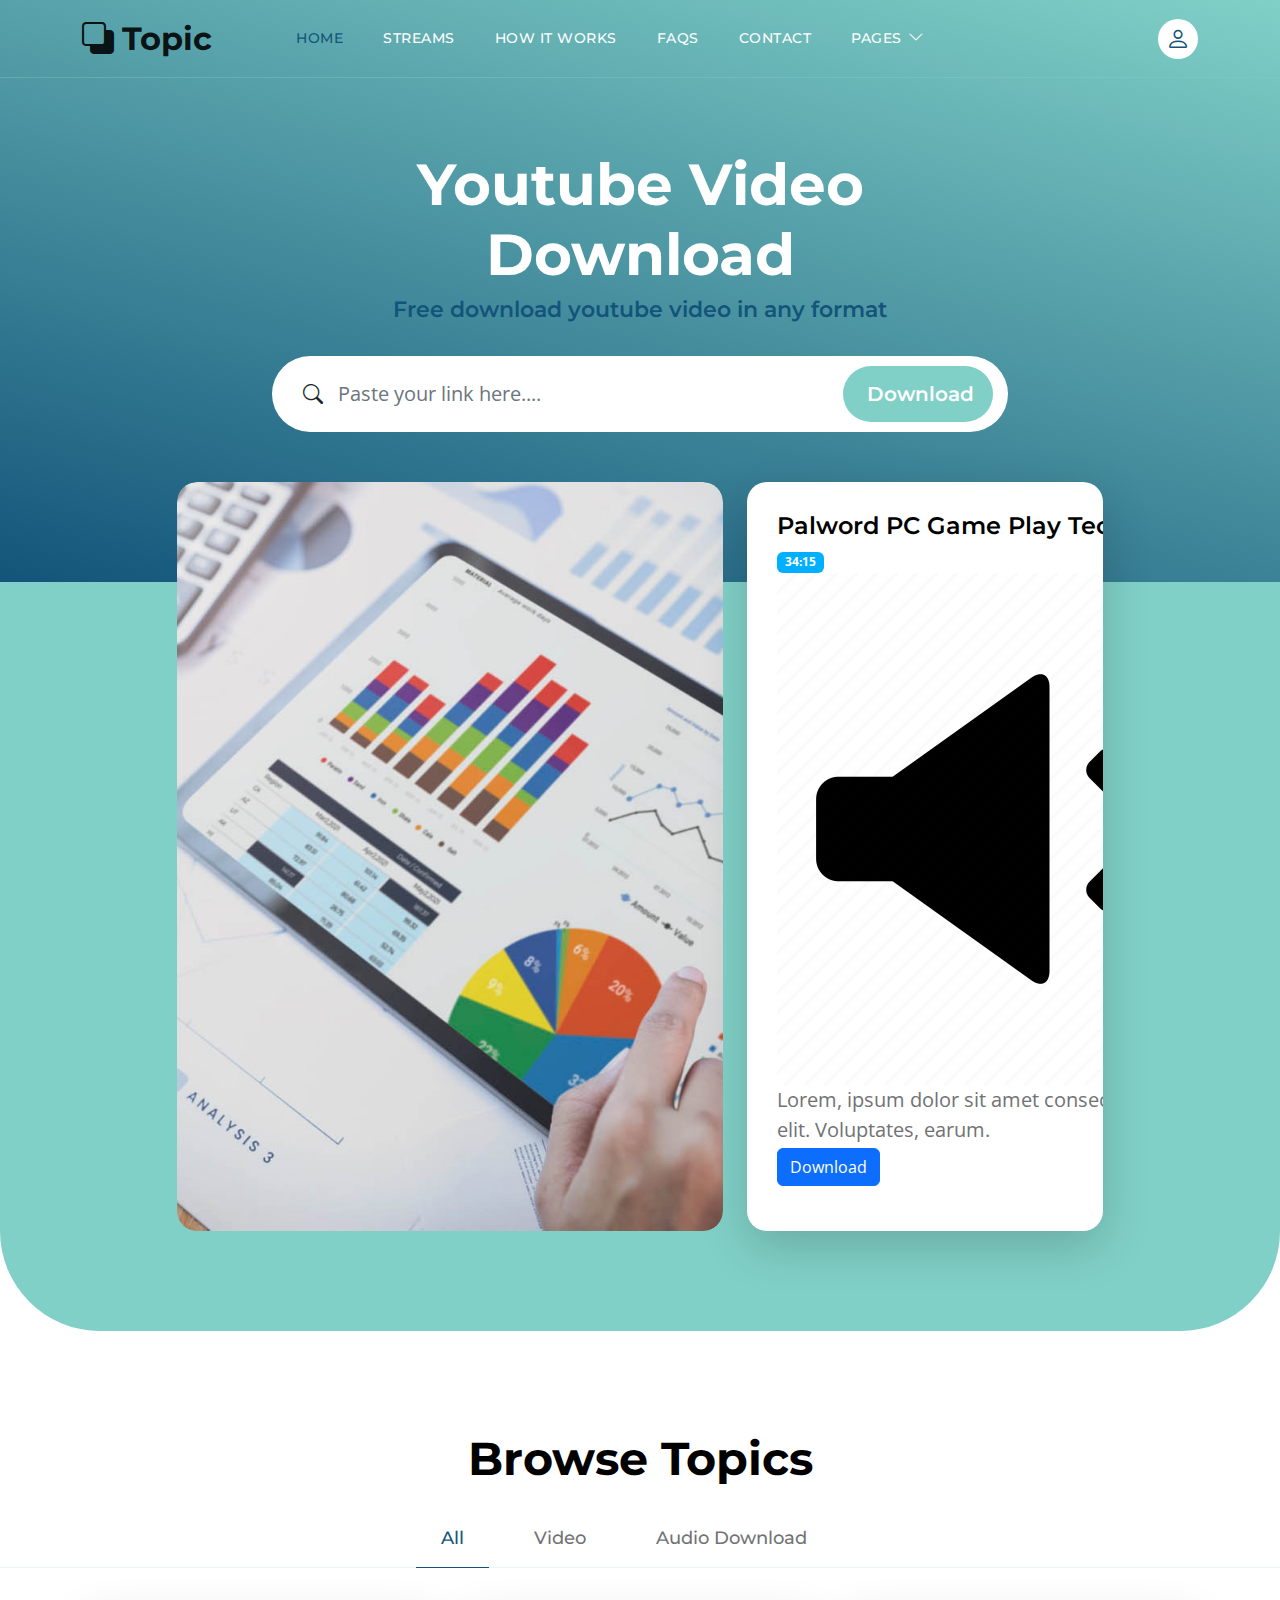
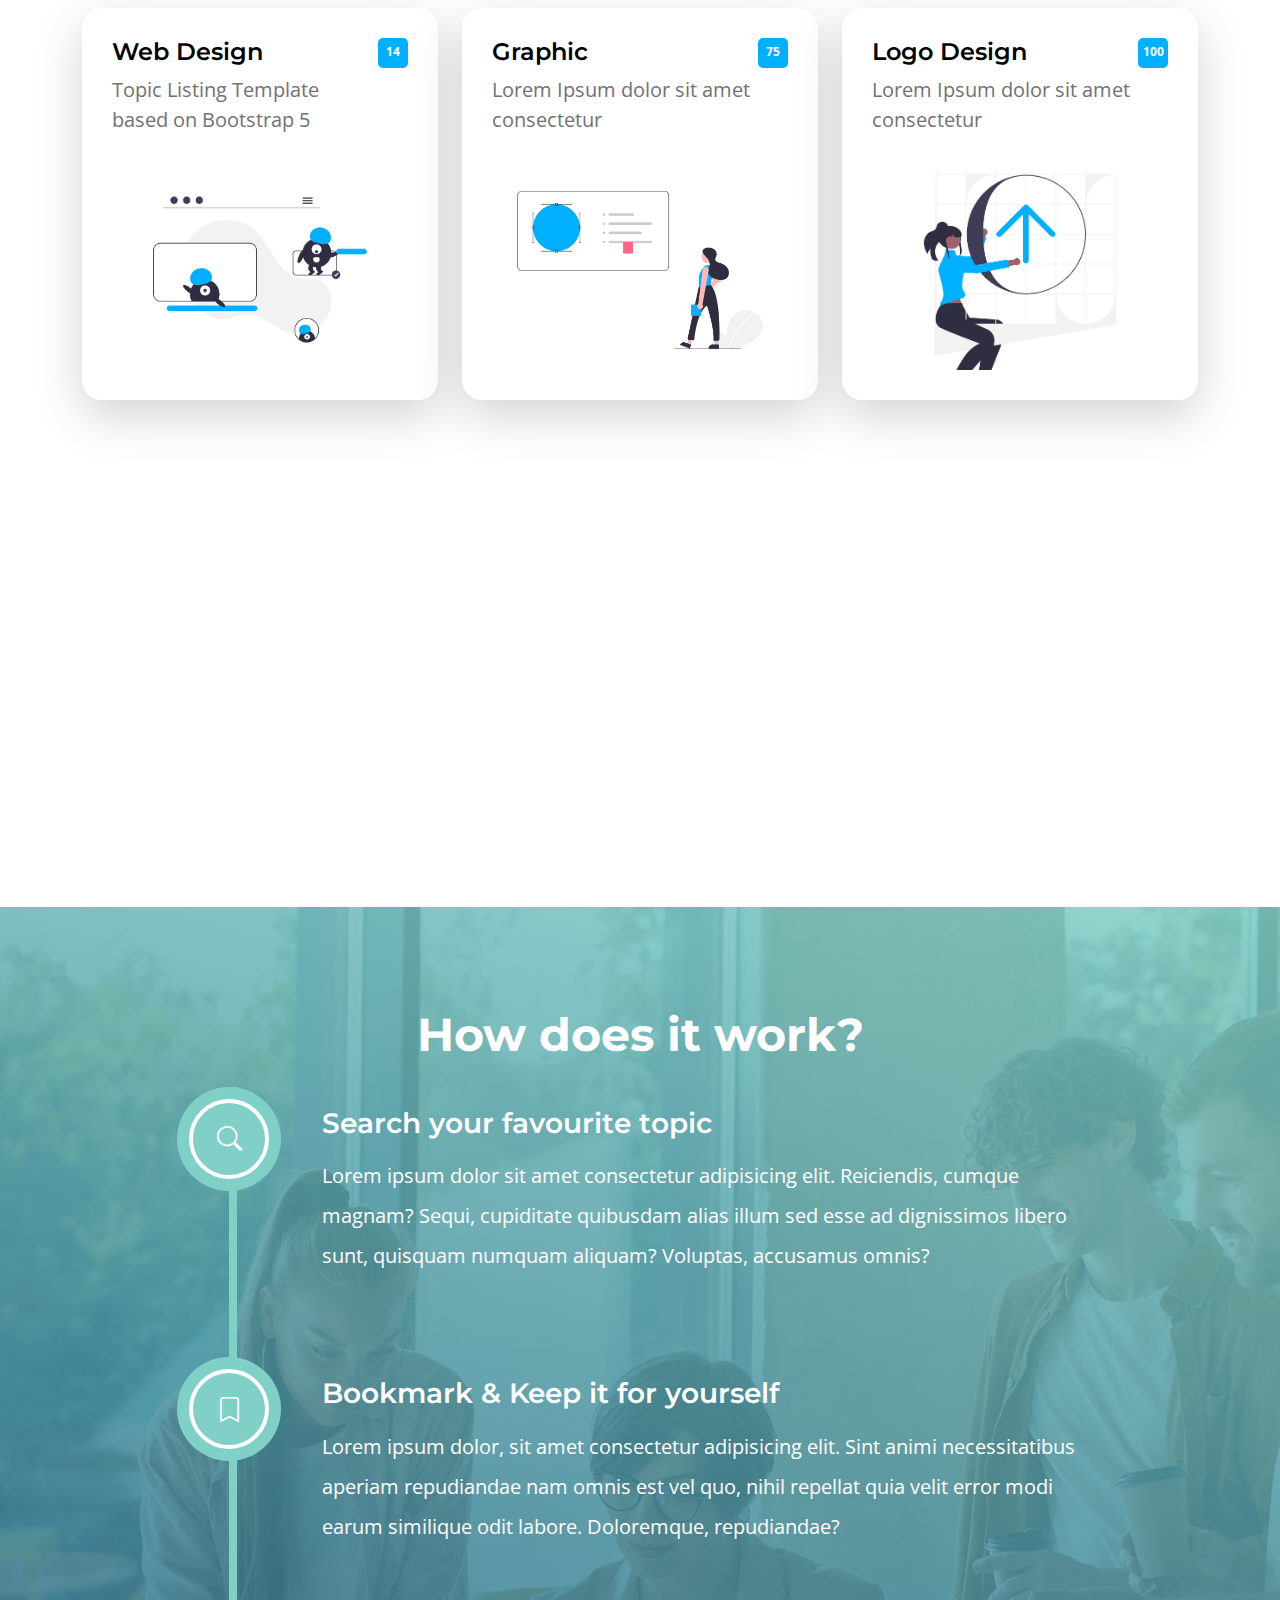
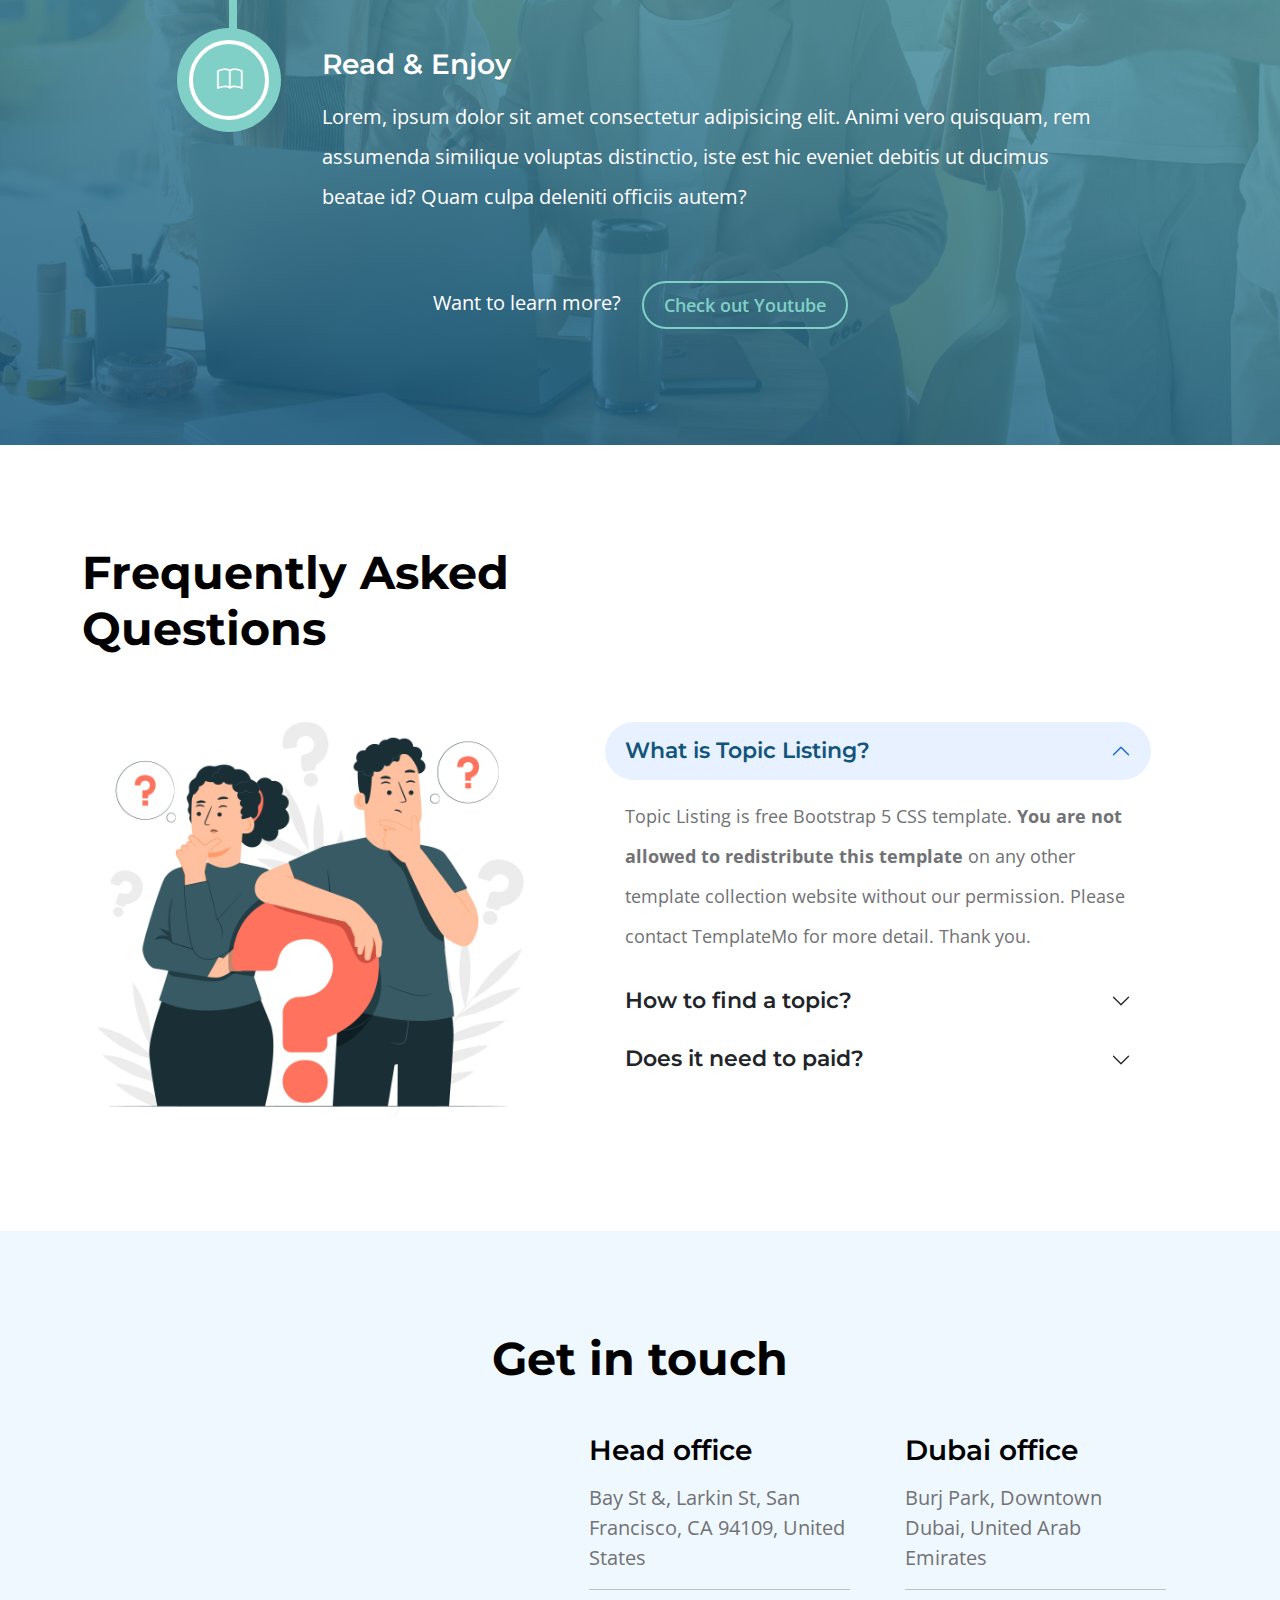
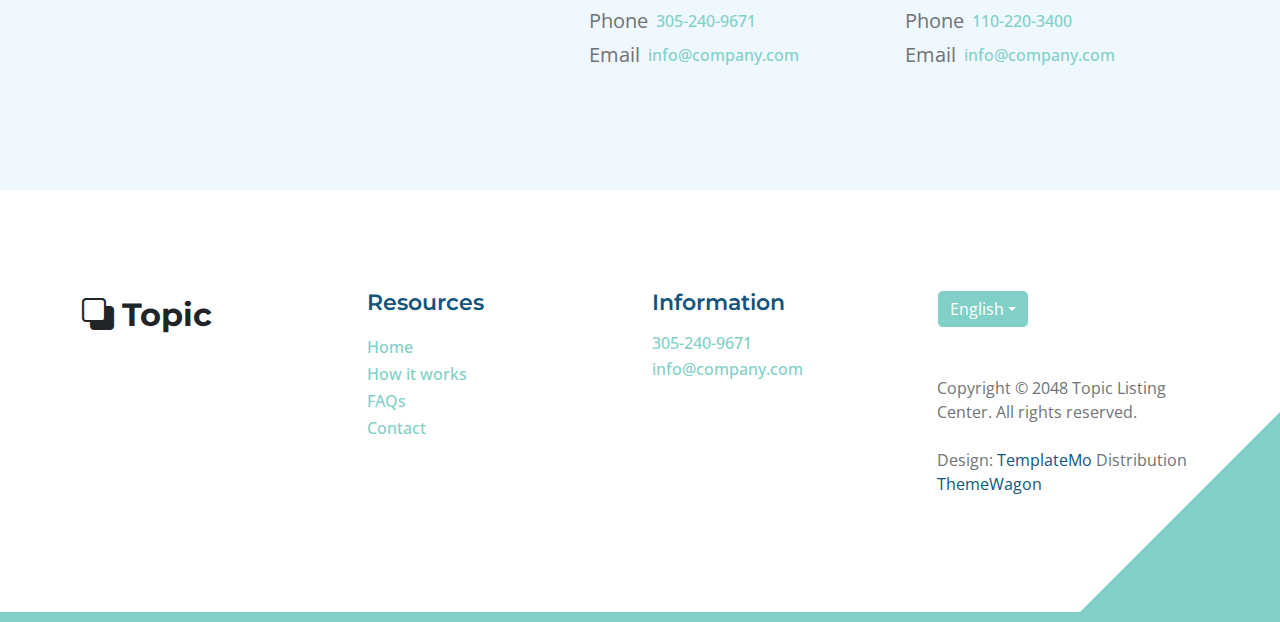
<file: theme/TopicListing-1.0.0/index.html>
<!doctype html>
<html lang="en">

<head>
    <meta charset="utf-8">
    <meta name="viewport" content="width=device-width, initial-scale=1">

    <meta name="description" content="">
    <meta name="author" content="">

    <title>Topic Listing Bootstrap 5 Template</title>

    <!-- CSS FILES -->
    <link rel="preconnect" href="https://fonts.googleapis.com">

    <link rel="preconnect" href="https://fonts.gstatic.com" crossorigin>

    <link href="https://fonts.googleapis.com/css2?family=Montserrat:wght@500;600;700&family=Open+Sans&display=swap"
        rel="stylesheet">

    <link href="css/bootstrap.min.css" rel="stylesheet">

    <link href="css/bootstrap-icons.css" rel="stylesheet">

    <link href="css/templatemo-topic-listing.css" rel="stylesheet">
</head>

<body id="top">

    <main>

        <nav class="navbar navbar-expand-lg">
            <div class="container">
                <a class="navbar-brand" href="index.html">
                    <i class="bi-back"></i>
                    <span>Topic</span>
                </a>

                <div class="d-lg-none ms-auto me-4">
                    <a href="#top" class="navbar-icon bi-person smoothscroll"></a>
                </div>

                <button class="navbar-toggler" type="button" data-bs-toggle="collapse" data-bs-target="#navbarNav"
                    aria-controls="navbarNav" aria-expanded="false" aria-label="Toggle navigation">
                    <span class="navbar-toggler-icon"></span>
                </button>

                <div class="collapse navbar-collapse" id="navbarNav">
                    <ul class="navbar-nav ms-lg-5 me-lg-auto">
                        <li class="nav-item">
                            <a class="nav-link click-scroll" href="#section_1">Home</a>
                        </li>

                        <li class="nav-item">
                            <a class="nav-link click-scroll" href="#section_2">Streams</a>
                        </li>

                        <li class="nav-item">
                            <a class="nav-link click-scroll" href="#section_3">How it works</a>
                        </li>

                        <li class="nav-item">
                            <a class="nav-link click-scroll" href="#section_4">FAQs</a>
                        </li>

                        <li class="nav-item">
                            <a class="nav-link click-scroll" href="#section_5">Contact</a>
                        </li>

                        <li class="nav-item dropdown">
                            <a class="nav-link dropdown-toggle" href="#" id="navbarLightDropdownMenuLink" role="button"
                                data-bs-toggle="dropdown" aria-expanded="false">Pages</a>

                            <ul class="dropdown-menu dropdown-menu-light" aria-labelledby="navbarLightDropdownMenuLink">
                                <li><a class="dropdown-item" href="topics-listing.html">Topics Listing</a></li>

                                <li><a class="dropdown-item" href="contact.html">Contact Form</a></li>
                            </ul>
                        </li>
                    </ul>

                    <div class="d-none d-lg-block">
                        <a href="#top" class="navbar-icon bi-person smoothscroll"></a>
                    </div>
                </div>
            </div>
        </nav>

        <section class="hero-section d-flex justify-content-center align-items-center" id="section_1">
            <div class="container">
                <div class="row">

                    <div class="col-lg-8 col-12 mx-auto">
                        <h1 class="text-white text-center">Youtube Video Download</h1>

                        <h6 class="text-center">Free download youtube video in any format</h6>

                        <form method="get" class="custom-form mt-4 pt-2 mb-lg-0 mb-5" role="search">
                            <div class="input-group input-group-lg">
                                <span class="input-group-text bi-search" id="basic-addon1">

                                </span>

                                <input name="keyword" type="search" class="form-control" id="keyword"
                                    placeholder="Paste your link here...." aria-label="Search">

                                <button type="submit" class="form-control">Download</button>
                            </div>
                        </form>
                    </div>

                </div>
            </div>
        </section>

        <section class="featured-section">
            <div class="container">
                <div class="row justify-content-center">


                    <div class="col-lg-6 col-12">
                        <div class="custom-block custom-block-overlay">
                            <div class="d-flex flex-column h-100">
                                <img src="images/businesswoman-using-tablet-analysis.jpg"
                                    class="custom-block-image img-fluid" alt="">
                            </div>
                        </div>
                    </div>
                    <div class="col-lg-4 col-12 mb-4 mb-lg-0">
                        <div class="custom-block bg-white shadow-lg">

                            <div class="d-flex">
                                <div>
                                    <h5 class="mb-2">Palword PC Game Play Techno Gammers</h5>
                                    <span class="badge bg-design">34:15</span>
                                    <img src="images/no_audio.webp" alt="" srcset="">
                                    <p class="mb-0">Lorem, ipsum dolor sit amet consectetur adipisicing elit. Voluptates, earum.</p>
                                </div>

                            </div>
                            <div style="display: ruby-text; margin-top:10px">

                                <button type="submit" class="btn btn-primary flex margin-top ">Download</button>

                            </div>
                        </div>
                    </div>

                </div>
            </div>
        </section>

        <section class="explore-section section-padding" id="section_2">
            <div class="container">

                <div class="col-12 text-center">
                    <h2 class="mb-4">Browse Topics</h1>
                </div>

            </div>
            </div>

            <div class="container-fluid">
                <div class="row">
                    <ul class="nav nav-tabs" id="myTab" role="tablist">
                        <li class="nav-item" role="presentation">
                            <button class="nav-link active" id="design-tab" data-bs-toggle="tab"
                                data-bs-target="#design-tab-pane" type="button" role="tab"
                                aria-controls="design-tab-pane" aria-selected="true">All</button>
                        </li>

                        <li class="nav-item" role="presentation">
                            <button class="nav-link" id="marketing-tab" data-bs-toggle="tab"
                                data-bs-target="#marketing-tab-pane" type="button" role="tab"
                                aria-controls="marketing-tab-pane" aria-selected="false">Video</button>
                        </li>

                        <li class="nav-item" role="presentation">
                            <button class="nav-link" id="music-tab" data-bs-toggle="tab"
                                data-bs-target="#music-tab-pane" type="button" role="tab" aria-controls="music-tab-pane"
                                aria-selected="false">Audio Download</button>
                        </li>

                    </ul>
                </div>
            </div>

            <div class="container">
                <div class="row">

                    <div class="col-12">
                        <div class="tab-content" id="myTabContent">
                            <div class="tab-pane fade show active" id="design-tab-pane" role="tabpanel"
                                aria-labelledby="design-tab" tabindex="0">
                                <div class="row">
                                    <div class="col-lg-4 col-md-6 col-12 mb-4 mb-lg-0">
                                        <div class="custom-block bg-white shadow-lg">
                                            <a href="topics-detail.html">
                                                <div class="d-flex">
                                                    <div>
                                                        <h5 class="mb-2">Web Design</h5>

                                                        <p class="mb-0">Topic Listing Template based on Bootstrap 5</p>
                                                    </div>

                                                    <span class="badge bg-design rounded-pill ms-auto">14</span>
                                                </div>

                                                <img src="images/topics/undraw_Remote_design_team_re_urdx.png"
                                                    class="custom-block-image img-fluid" alt="">
                                            </a>
                                        </div>
                                    </div>

                                    <div class="col-lg-4 col-md-6 col-12 mb-4 mb-lg-0">
                                        <div class="custom-block bg-white shadow-lg">
                                            <a href="topics-detail.html">
                                                <div class="d-flex">
                                                    <div>
                                                        <h5 class="mb-2">Graphic</h5>

                                                        <p class="mb-0">Lorem Ipsum dolor sit amet consectetur</p>
                                                    </div>

                                                    <span class="badge bg-design rounded-pill ms-auto">75</span>
                                                </div>

                                                <img src="images/topics/undraw_Redesign_feedback_re_jvm0.png"
                                                    class="custom-block-image img-fluid" alt="">
                                            </a>
                                        </div>
                                    </div>

                                    <div class="col-lg-4 col-md-6 col-12">
                                        <div class="custom-block bg-white shadow-lg">
                                            <a href="topics-detail.html">
                                                <div class="d-flex">
                                                    <div>
                                                        <h5 class="mb-2">Logo Design</h5>

                                                        <p class="mb-0">Lorem Ipsum dolor sit amet consectetur</p>
                                                    </div>

                                                    <span class="badge bg-design rounded-pill ms-auto">100</span>
                                                </div>

                                                <img src="images/topics/colleagues-working-cozy-office-medium-shot.png"
                                                    class="custom-block-image img-fluid" alt="">
                                            </a>
                                        </div>
                                    </div>
                                </div>
                            </div>

                            <div class="tab-pane fade" id="marketing-tab-pane" role="tabpanel"
                                aria-labelledby="marketing-tab" tabindex="0">
                                <div class="row">
                                    <div class="col-lg-4 col-md-6 col-12 mb-4 mb-lg-3">
                                        <div class="custom-block bg-white shadow-lg">
                                            <a href="topics-detail.html">
                                                <div class="d-flex">
                                                    <div>
                                                        <h5 class="mb-2">Advertising</h5>

                                                        <p class="mb-0">Lorem Ipsum dolor sit amet consectetur</p>
                                                    </div>

                                                    <span class="badge bg-advertising rounded-pill ms-auto">30</span>
                                                </div>

                                                <img src="images/topics/undraw_online_ad_re_ol62.png"
                                                    class="custom-block-image img-fluid" alt="">
                                            </a>
                                        </div>
                                    </div>

                                    <div class="col-lg-4 col-md-6 col-12 mb-4 mb-lg-3">
                                        <div class="custom-block bg-white shadow-lg">
                                            <a href="topics-detail.html">
                                                <div class="d-flex">
                                                    <div>
                                                        <h5 class="mb-2">Video Content</h5>

                                                        <p class="mb-0">Lorem Ipsum dolor sit amet consectetur</p>
                                                    </div>

                                                    <span class="badge bg-advertising rounded-pill ms-auto">65</span>
                                                </div>

                                                <img src="images/topics/undraw_Group_video_re_btu7.png"
                                                    class="custom-block-image img-fluid" alt="">
                                            </a>
                                        </div>
                                    </div>

                                    <div class="col-lg-4 col-md-6 col-12">
                                        <div class="custom-block bg-white shadow-lg">
                                            <a href="topics-detail.html">
                                                <div class="d-flex">
                                                    <div>
                                                        <h5 class="mb-2">Viral Tweet</h5>

                                                        <p class="mb-0">Lorem Ipsum dolor sit amet consectetur</p>
                                                    </div>

                                                    <span class="badge bg-advertising rounded-pill ms-auto">50</span>
                                                </div>

                                                <img src="images/topics/undraw_viral_tweet_gndb.png"
                                                    class="custom-block-image img-fluid" alt="">
                                            </a>
                                        </div>
                                    </div>
                                </div>
                            </div>


                        </div>

                        <div class="tab-pane fade" id="music-tab-pane" role="tabpanel" aria-labelledby="music-tab"
                            tabindex="0">
                            <div class="row">
                                <div class="col-lg-4 col-md-6 col-12 mb-4 mb-lg-3">
                                    <div class="custom-block bg-white shadow-lg">
                                        <a href="topics-detail.html">
                                            <div class="d-flex">
                                                <div>
                                                    <h5 class="mb-2">Composing Song</h5>

                                                    <p class="mb-0">Lorem Ipsum dolor sit amet consectetur</p>
                                                </div>

                                                <span class="badge bg-music rounded-pill ms-auto">45</span>
                                            </div>

                                            <img src="images/topics/undraw_Compose_music_re_wpiw.png"
                                                class="custom-block-image img-fluid" alt="">
                                        </a>
                                    </div>
                                </div>

                                <div class="col-lg-4 col-md-6 col-12 mb-4 mb-lg-3">
                                    <div class="custom-block bg-white shadow-lg">
                                        <a href="topics-detail.html">
                                            <div class="d-flex">
                                                <div>
                                                    <h5 class="mb-2">Online Music</h5>

                                                    <p class="mb-0">Lorem Ipsum dolor sit amet consectetur</p>
                                                </div>

                                                <span class="badge bg-music rounded-pill ms-auto">45</span>
                                            </div>

                                            <img src="images/topics/undraw_happy_music_g6wc.png"
                                                class="custom-block-image img-fluid" alt="">
                                        </a>
                                    </div>
                                </div>

                                <div class="col-lg-4 col-md-6 col-12">
                                    <div class="custom-block bg-white shadow-lg">
                                        <a href="topics-detail.html">
                                            <div class="d-flex">
                                                <div>
                                                    <h5 class="mb-2">Podcast</h5>

                                                    <p class="mb-0">Lorem Ipsum dolor sit amet consectetur</p>
                                                </div>

                                                <span class="badge bg-music rounded-pill ms-auto">20</span>
                                            </div>

                                            <img src="images/topics/undraw_Podcast_audience_re_4i5q.png"
                                                class="custom-block-image img-fluid" alt="">
                                        </a>
                                    </div>
                                </div>
                            </div>
                        </div>
                    </div>
                </div>
            </div>
        </section>

        <section class="timeline-section section-padding" id="section_3">
            <div class="section-overlay"></div>

            <div class="container">
                <div class="row">

                    <div class="col-12 text-center">
                        <h2 class="text-white mb-4">How does it work?</h1>
                    </div>

                    <div class="col-lg-10 col-12 mx-auto">
                        <div class="timeline-container">
                            <ul class="vertical-scrollable-timeline" id="vertical-scrollable-timeline">
                                <div class="list-progress">
                                    <div class="inner"></div>
                                </div>

                                <li>
                                    <h4 class="text-white mb-3">Search your favourite topic</h4>

                                    <p class="text-white">Lorem ipsum dolor sit amet consectetur adipisicing elit.
                                        Reiciendis, cumque magnam? Sequi, cupiditate quibusdam alias illum sed esse ad
                                        dignissimos libero sunt, quisquam numquam aliquam? Voluptas, accusamus omnis?
                                    </p>

                                    <div class="icon-holder">
                                        <i class="bi-search"></i>
                                    </div>
                                </li>

                                <li>
                                    <h4 class="text-white mb-3">Bookmark &amp; Keep it for yourself</h4>

                                    <p class="text-white">Lorem ipsum dolor, sit amet consectetur adipisicing elit. Sint
                                        animi necessitatibus aperiam repudiandae nam omnis est vel quo, nihil repellat
                                        quia velit error modi earum similique odit labore. Doloremque, repudiandae?</p>

                                    <div class="icon-holder">
                                        <i class="bi-bookmark"></i>
                                    </div>
                                </li>

                                <li>
                                    <h4 class="text-white mb-3">Read &amp; Enjoy</h4>

                                    <p class="text-white">Lorem, ipsum dolor sit amet consectetur adipisicing elit.
                                        Animi vero quisquam, rem assumenda similique voluptas distinctio, iste est hic
                                        eveniet debitis ut ducimus beatae id? Quam culpa deleniti officiis autem?</p>

                                    <div class="icon-holder">
                                        <i class="bi-book"></i>
                                    </div>
                                </li>
                            </ul>
                        </div>
                    </div>

                    <div class="col-12 text-center mt-5">
                        <p class="text-white">
                            Want to learn more?
                            <a href="#" class="btn custom-btn custom-border-btn ms-3">Check out Youtube</a>
                        </p>
                    </div>
                </div>
            </div>
        </section>

        <section class="faq-section section-padding" id="section_4">
            <div class="container">
                <div class="row">

                    <div class="col-lg-6 col-12">
                        <h2 class="mb-4">Frequently Asked Questions</h2>
                    </div>

                    <div class="clearfix"></div>

                    <div class="col-lg-5 col-12">
                        <img src="images/faq_graphic.jpg" class="img-fluid" alt="FAQs">
                    </div>

                    <div class="col-lg-6 col-12 m-auto">
                        <div class="accordion" id="accordionExample">
                            <div class="accordion-item">
                                <h2 class="accordion-header" id="headingOne">
                                    <button class="accordion-button" type="button" data-bs-toggle="collapse"
                                        data-bs-target="#collapseOne" aria-expanded="true" aria-controls="collapseOne">
                                        What is Topic Listing?
                                    </button>
                                </h2>

                                <div id="collapseOne" class="accordion-collapse collapse show"
                                    aria-labelledby="headingOne" data-bs-parent="#accordionExample">
                                    <div class="accordion-body">
                                        Topic Listing is free Bootstrap 5 CSS template. <strong>You are not allowed to
                                            redistribute this template</strong> on any other template collection website
                                        without our permission. Please contact TemplateMo for more detail. Thank you.
                                    </div>
                                </div>
                            </div>

                            <div class="accordion-item">
                                <h2 class="accordion-header" id="headingTwo">
                                    <button class="accordion-button collapsed" type="button" data-bs-toggle="collapse"
                                        data-bs-target="#collapseTwo" aria-expanded="false" aria-controls="collapseTwo">
                                        How to find a topic?
                                    </button>
                                </h2>

                                <div id="collapseTwo" class="accordion-collapse collapse" aria-labelledby="headingTwo"
                                    data-bs-parent="#accordionExample">
                                    <div class="accordion-body">
                                        You can search on Google with <strong>keywords</strong> such as templatemo
                                        portfolio, templatemo one-page layouts, photography, digital marketing, etc.
                                    </div>
                                </div>
                            </div>

                            <div class="accordion-item">
                                <h2 class="accordion-header" id="headingThree">
                                    <button class="accordion-button collapsed" type="button" data-bs-toggle="collapse"
                                        data-bs-target="#collapseThree" aria-expanded="false"
                                        aria-controls="collapseThree">
                                        Does it need to paid?
                                    </button>
                                </h2>

                                <div id="collapseThree" class="accordion-collapse collapse"
                                    aria-labelledby="headingThree" data-bs-parent="#accordionExample">
                                    <div class="accordion-body">
                                        You can modify any of this with custom CSS or overriding our default variables.
                                        It's also worth noting that just about any HTML can go within the
                                        <code>.accordion-body</code>, though the transition does limit overflow.
                                    </div>
                                </div>
                            </div>
                        </div>
                    </div>

                </div>
            </div>
        </section>

        <section class="contact-section section-padding section-bg" id="section_5">
            <div class="container">
                <div class="row">

                    <div class="col-lg-12 col-12 text-center">
                        <h2 class="mb-5">Get in touch</h2>
                    </div>

                    <div class="col-lg-5 col-12 mb-4 mb-lg-0">
                        <iframe class="google-map"
                            src="https://www.google.com/maps/embed?pb=!1m18!1m12!1m3!1d2595.065641062665!2d-122.4230416990949!3d37.80335401520422!2m3!1f0!2f0!3f0!3m2!1i1024!2i768!4f13.1!3m3!1m2!1s0x80858127459fabad%3A0x808ba520e5e9edb7!2sFrancisco%20Park!5e1!3m2!1sen!2sth!4v1684340239744!5m2!1sen!2sth"
                            width="100%" height="250" style="border:0;" allowfullscreen="" loading="lazy"
                            referrerpolicy="no-referrer-when-downgrade"></iframe>
                    </div>

                    <div class="col-lg-3 col-md-6 col-12 mb-3 mb-lg- mb-md-0 ms-auto">
                        <h4 class="mb-3">Head office</h4>

                        <p>Bay St &amp;, Larkin St, San Francisco, CA 94109, United States</p>

                        <hr>

                        <p class="d-flex align-items-center mb-1">
                            <span class="me-2">Phone</span>

                            <a href="tel: 305-240-9671" class="site-footer-link">
                                305-240-9671
                            </a>
                        </p>

                        <p class="d-flex align-items-center">
                            <span class="me-2">Email</span>

                            <a href="mailto:info@company.com" class="site-footer-link">
                                info@company.com
                            </a>
                        </p>
                    </div>

                    <div class="col-lg-3 col-md-6 col-12 mx-auto">
                        <h4 class="mb-3">Dubai office</h4>

                        <p>Burj Park, Downtown Dubai, United Arab Emirates</p>

                        <hr>

                        <p class="d-flex align-items-center mb-1">
                            <span class="me-2">Phone</span>

                            <a href="tel: 110-220-3400" class="site-footer-link">
                                110-220-3400
                            </a>
                        </p>

                        <p class="d-flex align-items-center">
                            <span class="me-2">Email</span>

                            <a href="mailto:info@company.com" class="site-footer-link">
                                info@company.com
                            </a>
                        </p>
                    </div>

                </div>
            </div>
        </section>
    </main>

    <footer class="site-footer section-padding">
        <div class="container">
            <div class="row">

                <div class="col-lg-3 col-12 mb-4 pb-2">
                    <a class="navbar-brand mb-2" href="index.html">
                        <i class="bi-back"></i>
                        <span>Topic</span>
                    </a>
                </div>

                <div class="col-lg-3 col-md-4 col-6">
                    <h6 class="site-footer-title mb-3">Resources</h6>

                    <ul class="site-footer-links">
                        <li class="site-footer-link-item">
                            <a href="#" class="site-footer-link">Home</a>
                        </li>

                        <li class="site-footer-link-item">
                            <a href="#" class="site-footer-link">How it works</a>
                        </li>

                        <li class="site-footer-link-item">
                            <a href="#" class="site-footer-link">FAQs</a>
                        </li>

                        <li class="site-footer-link-item">
                            <a href="#" class="site-footer-link">Contact</a>
                        </li>
                    </ul>
                </div>

                <div class="col-lg-3 col-md-4 col-6 mb-4 mb-lg-0">
                    <h6 class="site-footer-title mb-3">Information</h6>

                    <p class="text-white d-flex mb-1">
                        <a href="tel: 305-240-9671" class="site-footer-link">
                            305-240-9671
                        </a>
                    </p>

                    <p class="text-white d-flex">
                        <a href="mailto:info@company.com" class="site-footer-link">
                            info@company.com
                        </a>
                    </p>
                </div>

                <div class="col-lg-3 col-md-4 col-12 mt-4 mt-lg-0 ms-auto">
                    <div class="dropdown">
                        <button class="btn btn-secondary dropdown-toggle" type="button" data-bs-toggle="dropdown"
                            aria-expanded="false">
                            English</button>

                        <ul class="dropdown-menu">
                            <li><button class="dropdown-item" type="button">Thai</button></li>

                            <li><button class="dropdown-item" type="button">Myanmar</button></li>

                            <li><button class="dropdown-item" type="button">Arabic</button></li>
                        </ul>
                    </div>

                    <p class="copyright-text mt-lg-5 mt-4">Copyright © 2048 Topic Listing Center. All rights reserved.
                        <br><br>Design: <a rel="nofollow" href="https://templatemo.com" target="_blank">TemplateMo</a>
                        Distribution <a href="https://themewagon.com">ThemeWagon</a>
                    </p>

                </div>

            </div>
        </div>
    </footer>


    <!-- JAVASCRIPT FILES -->
    <script src="js/jquery.min.js"></script>
    <script src="js/bootstrap.bundle.min.js"></script>
    <script src="js/jquery.sticky.js"></script>
    <script src="js/click-scroll.js"></script>
    <script src="js/custom.js"></script>

</body>

</html>
</file>
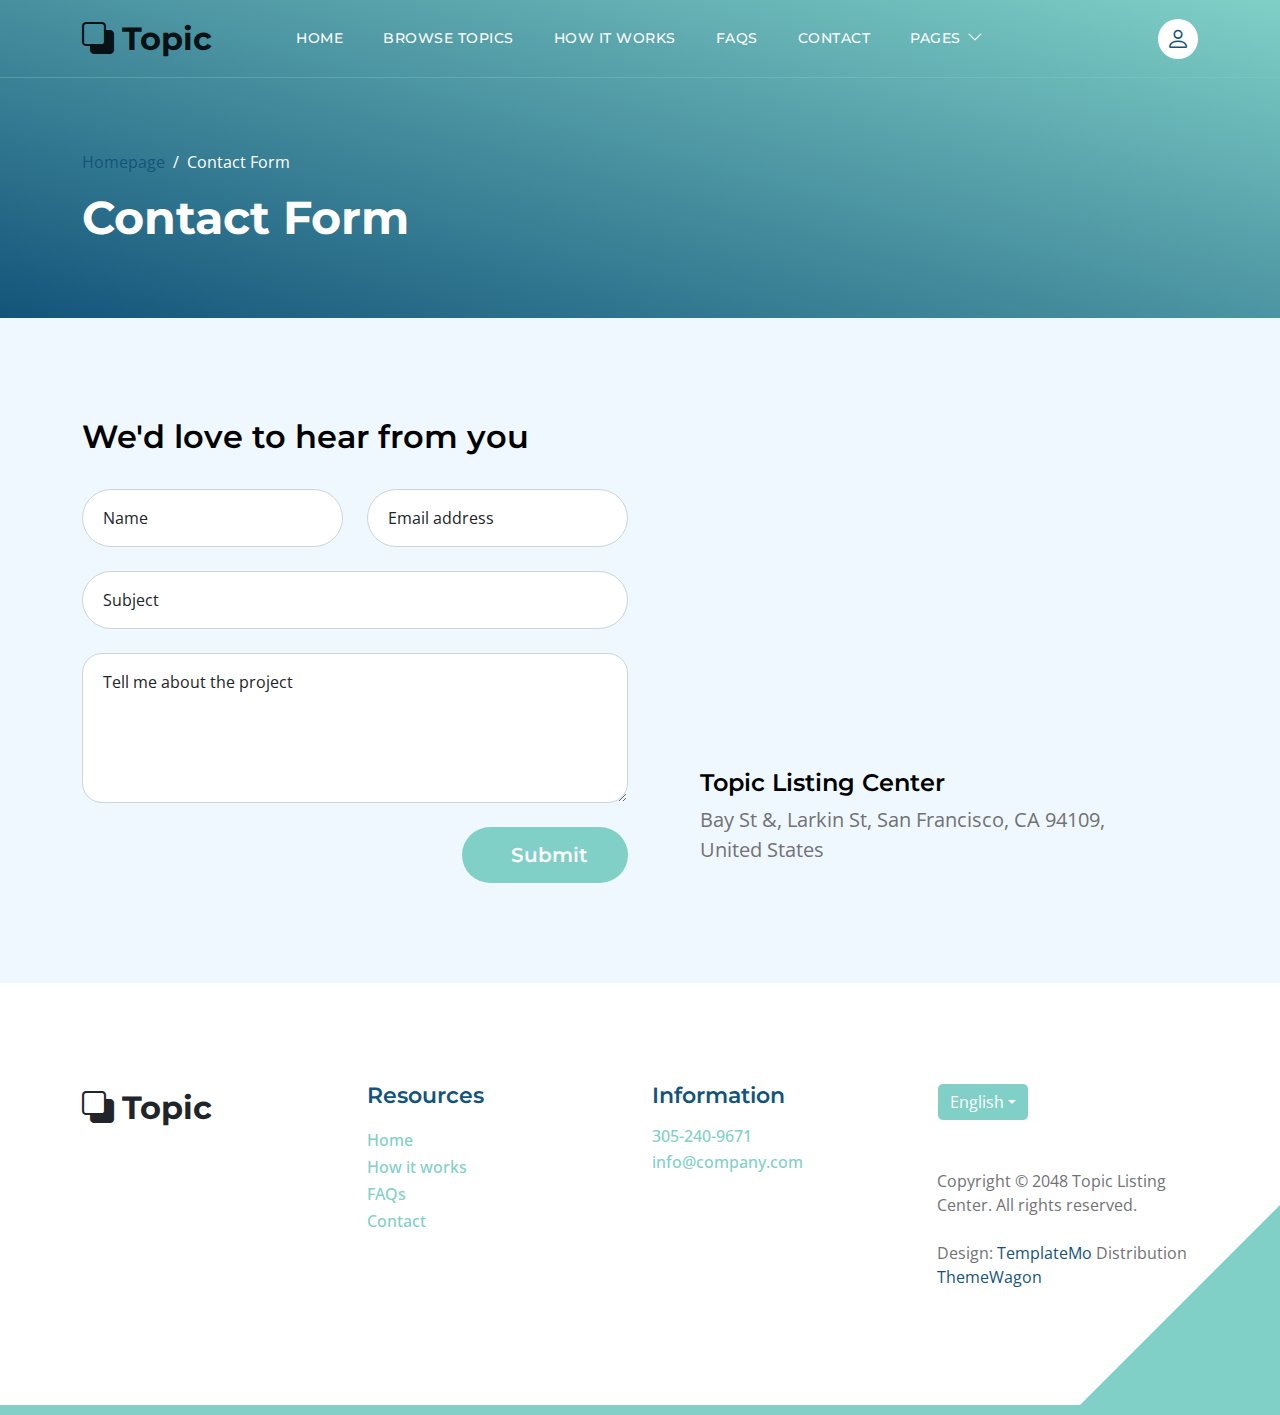
<file: theme/TopicListing-1.0.0/contact.html>
<!doctype html>
<html lang="en">
    <head>
        <meta charset="utf-8">
        <meta name="viewport" content="width=device-width, initial-scale=1">

        <meta name="description" content="">
        <meta name="author" content="">

        <title>Topic Listing Contact Page</title>

        <!-- CSS FILES -->        
        <link rel="preconnect" href="https://fonts.googleapis.com">
        
        <link rel="preconnect" href="https://fonts.gstatic.com" crossorigin>

        <link href="https://fonts.googleapis.com/css2?family=Montserrat:wght@500;600;700&family=Open+Sans&display=swap" rel="stylesheet">
                        
        <link href="css/bootstrap.min.css" rel="stylesheet">

        <link href="css/bootstrap-icons.css" rel="stylesheet">

        <link href="css/templatemo-topic-listing.css" rel="stylesheet">
<!--

TemplateMo 590 topic listing

https://templatemo.com/tm-590-topic-listing

-->
    </head>
    
    <body class="topics-listing-page" id="top">

        <main>

            <nav class="navbar navbar-expand-lg">
                <div class="container">
                    <a class="navbar-brand" href="index.html">
                        <i class="bi-back"></i>
                        <span>Topic</span>
                    </a>

                    <div class="d-lg-none ms-auto me-4">
                        <a href="#top" class="navbar-icon bi-person smoothscroll"></a>
                    </div>
    
                    <button class="navbar-toggler" type="button" data-bs-toggle="collapse" data-bs-target="#navbarNav" aria-controls="navbarNav" aria-expanded="false" aria-label="Toggle navigation">
                        <span class="navbar-toggler-icon"></span>
                    </button>
    
                    <div class="collapse navbar-collapse" id="navbarNav">
                        <ul class="navbar-nav ms-lg-5 me-lg-auto">
                            <li class="nav-item">
                                <a class="nav-link click-scroll" href="index.html#section_1">Home</a>
                            </li>

                            <li class="nav-item">
                                <a class="nav-link click-scroll" href="index.html#section_2">Browse Topics</a>
                            </li>
    
                            <li class="nav-item">
                                <a class="nav-link click-scroll" href="index.html#section_3">How it works</a>
                            </li>

                            <li class="nav-item">
                                <a class="nav-link click-scroll" href="index.html#section_4">FAQs</a>
                            </li>
    
                            <li class="nav-item">
                                <a class="nav-link click-scroll" href="index.html#section_5">Contact</a>
                            </li>

                            <li class="nav-item dropdown">
                                <a class="nav-link dropdown-toggle" href="#section_5" id="navbarLightDropdownMenuLink" role="button" data-bs-toggle="dropdown" aria-expanded="false">Pages</a>

                                <ul class="dropdown-menu dropdown-menu-light" aria-labelledby="navbarLightDropdownMenuLink">
                                    <li><a class="dropdown-item" href="topics-listing.html">Topics Listing</a></li>

                                    <li><a class="dropdown-item active" href="contact.html">Contact Form</a></li>
                                </ul>
                            </li>
                        </ul>

                        <div class="d-none d-lg-block">
                            <a href="#top" class="navbar-icon bi-person smoothscroll"></a>
                        </div>
                    </div>
                </div>
            </nav>


            <header class="site-header d-flex flex-column justify-content-center align-items-center">
                <div class="container">
                    <div class="row align-items-center">

                        <div class="col-lg-5 col-12">
                            <nav aria-label="breadcrumb">
                                <ol class="breadcrumb">
                                    <li class="breadcrumb-item"><a href="index.html">Homepage</a></li>

                                    <li class="breadcrumb-item active" aria-current="page">Contact Form</li>
                                </ol>
                            </nav>

                            <h2 class="text-white">Contact Form</h2>
                        </div>

                    </div>
                </div>
            </header>


            <section class="section-padding section-bg">
                <div class="container">
                    <div class="row">

                        <div class="col-lg-12 col-12">
                            <h3 class="mb-4 pb-2">We'd love to hear from you</h3>
                        </div>

                        <div class="col-lg-6 col-12">
                            <form action="#" method="post" class="custom-form contact-form" role="form">
                                <div class="row">
                                    <div class="col-lg-6 col-md-6 col-12">
                                        <div class="form-floating">
                                            <input type="text" name="name" id="name" class="form-control" placeholder="Name" required="">
                                            
                                            <label for="floatingInput">Name</label>
                                        </div>
                                    </div>

                                    <div class="col-lg-6 col-md-6 col-12"> 
                                        <div class="form-floating">
                                            <input type="email" name="email" id="email" pattern="[^ @]*@[^ @]*" class="form-control" placeholder="Email address" required="">
                                            
                                            <label for="floatingInput">Email address</label>
                                        </div>
                                    </div>

                                    <div class="col-lg-12 col-12">
                                        <div class="form-floating">
                                            <input type="text" name="subject" id="name" class="form-control" placeholder="Name" required="">
                                            
                                            <label for="floatingInput">Subject</label>
                                        </div>

                                        <div class="form-floating">
                                            <textarea class="form-control" id="message" name="message" placeholder="Tell me about the project"></textarea>
                                            
                                            <label for="floatingTextarea">Tell me about the project</label>
                                        </div>
                                    </div>

                                    <div class="col-lg-4 col-12 ms-auto">
                                        <button type="submit" class="form-control">Submit</button>
                                    </div>

                                </div>
                            </form>
                        </div>

                        <div class="col-lg-5 col-12 mx-auto mt-5 mt-lg-0">
                            <iframe class="google-map" src="https://www.google.com/maps/embed?pb=!1m18!1m12!1m3!1d2595.065641062665!2d-122.4230416990949!3d37.80335401520422!2m3!1f0!2f0!3f0!3m2!1i1024!2i768!4f13.1!3m3!1m2!1s0x80858127459fabad%3A0x808ba520e5e9edb7!2sFrancisco%20Park!5e1!3m2!1sen!2sth!4v1684340239744!5m2!1sen!2sth" width="100%" height="250" style="border:0;" allowfullscreen="" loading="lazy" referrerpolicy="no-referrer-when-downgrade"></iframe>

                            <h5 class="mt-4 mb-2">Topic Listing Center</h5>

                            <p>Bay St &amp;, Larkin St, San Francisco, CA 94109, United States</p>
                        </div>

                    </div>
                </div>
            </section>
        </main>

        <footer class="site-footer section-padding">
            <div class="container">
                <div class="row">

                    <div class="col-lg-3 col-12 mb-4 pb-2">
                        <a class="navbar-brand mb-2" href="index.html">
                            <i class="bi-back"></i>
                            <span>Topic</span>
                        </a>
                    </div>

                    <div class="col-lg-3 col-md-4 col-6">
                        <h6 class="site-footer-title mb-3">Resources</h6>

                        <ul class="site-footer-links">
                            <li class="site-footer-link-item">
                                <a href="#" class="site-footer-link">Home</a>
                            </li>

                            <li class="site-footer-link-item">
                                <a href="#" class="site-footer-link">How it works</a>
                            </li>

                            <li class="site-footer-link-item">
                                <a href="#" class="site-footer-link">FAQs</a>
                            </li>

                            <li class="site-footer-link-item">
                                <a href="#" class="site-footer-link">Contact</a>
                            </li>
                        </ul>
                    </div>

                    <div class="col-lg-3 col-md-4 col-6 mb-4 mb-lg-0">
                        <h6 class="site-footer-title mb-3">Information</h6>

                        <p class="text-white d-flex mb-1">
                            <a href="tel: 305-240-9671" class="site-footer-link">
                                305-240-9671
                            </a>
                        </p>

                        <p class="text-white d-flex">
                            <a href="mailto:info@company.com" class="site-footer-link">
                                info@company.com
                            </a>
                        </p>
                    </div>

                    <div class="col-lg-3 col-md-4 col-12 mt-4 mt-lg-0 ms-auto">
                        <div class="dropdown">
                            <button class="btn btn-secondary dropdown-toggle" type="button" data-bs-toggle="dropdown" aria-expanded="false">
                            English</button>

                            <ul class="dropdown-menu">
                                <li><button class="dropdown-item" type="button">Thai</button></li>

                                <li><button class="dropdown-item" type="button">Myanmar</button></li>

                                <li><button class="dropdown-item" type="button">Arabic</button></li>
                            </ul>
                        </div>

                        <p class="copyright-text mt-lg-5 mt-4">Copyright © 2048 Topic Listing Center. All rights reserved.
                        <br><br>Design: <a rel="nofollow" href="https://templatemo.com" target="_blank">TemplateMo</a> Distribution <a href="https://themewagon.com">ThemeWagon</a></p>
                        
                    </div>

                </div>
            </div>
        </footer>

        <!-- JAVASCRIPT FILES -->
        <script src="js/jquery.min.js"></script>
        <script src="js/bootstrap.bundle.min.js"></script>
        <script src="js/jquery.sticky.js"></script>
        <script src="js/custom.js"></script>

    </body>
</html>
</file>
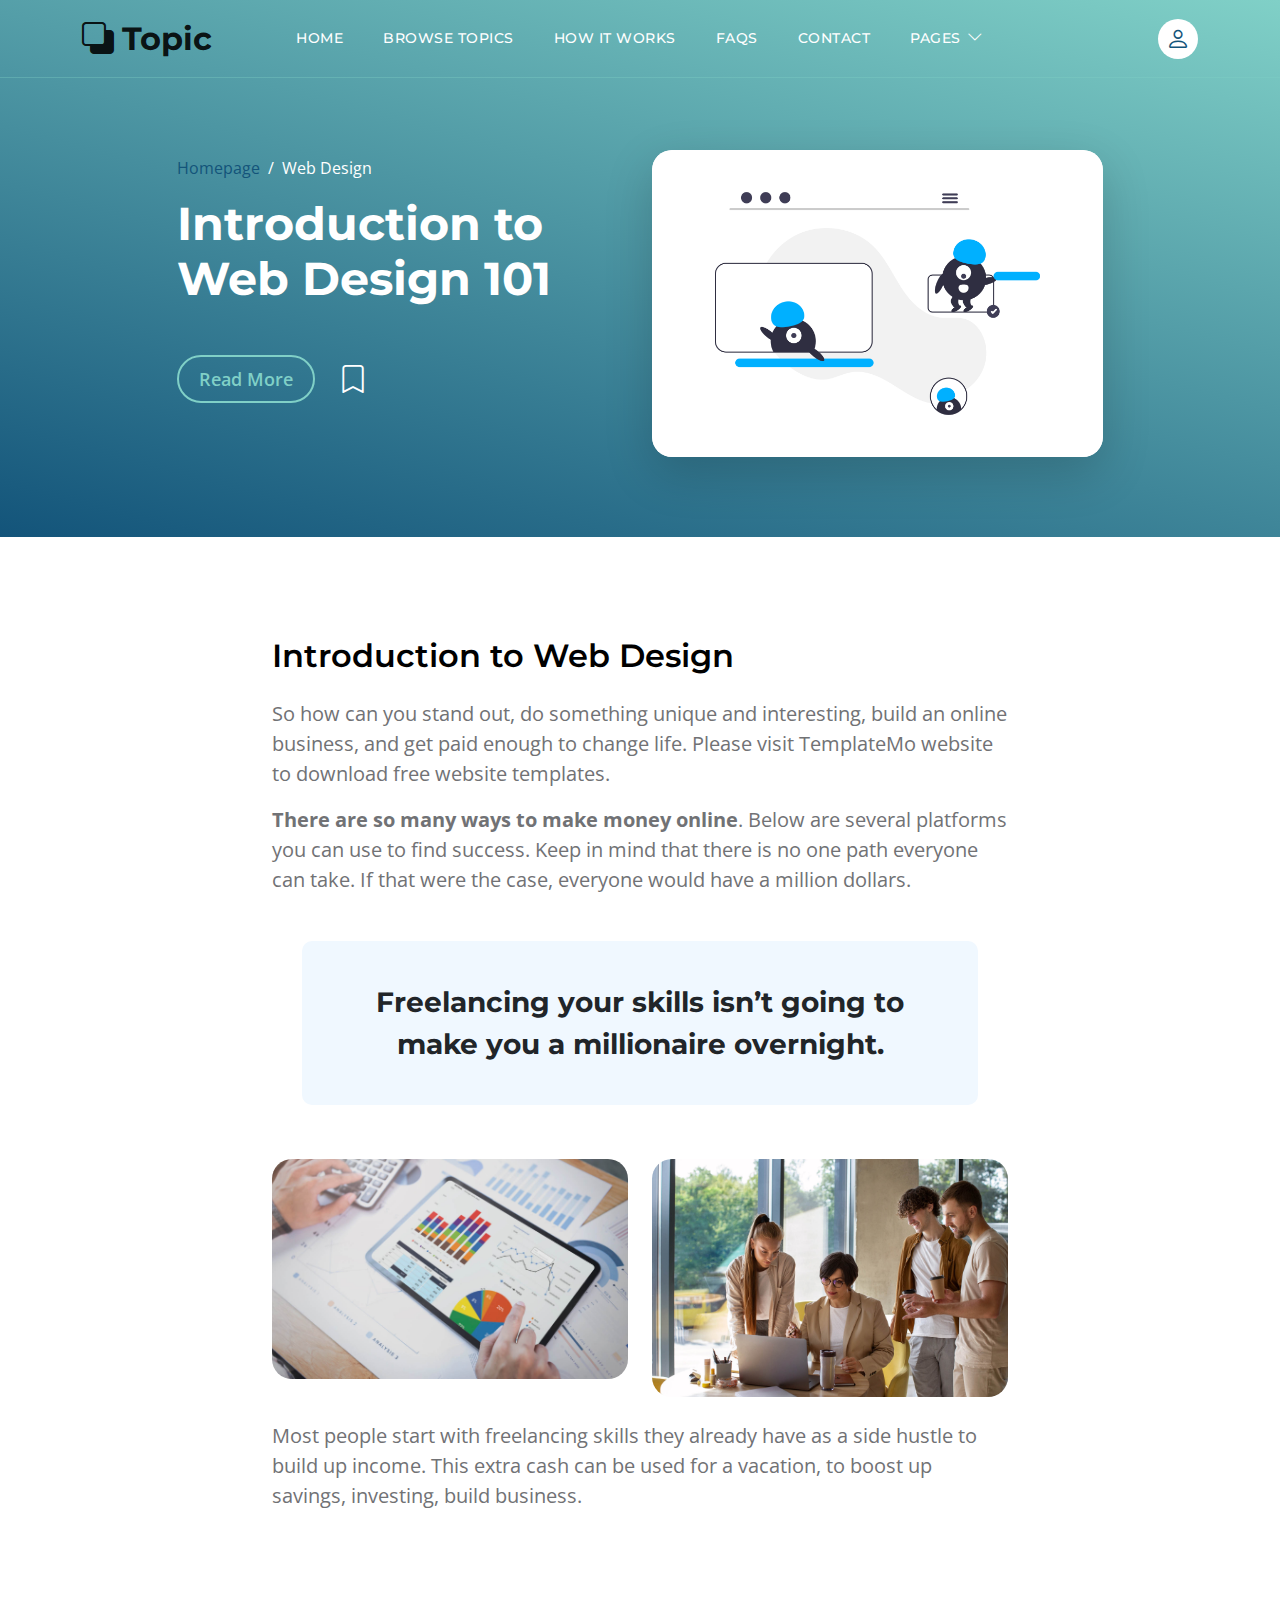
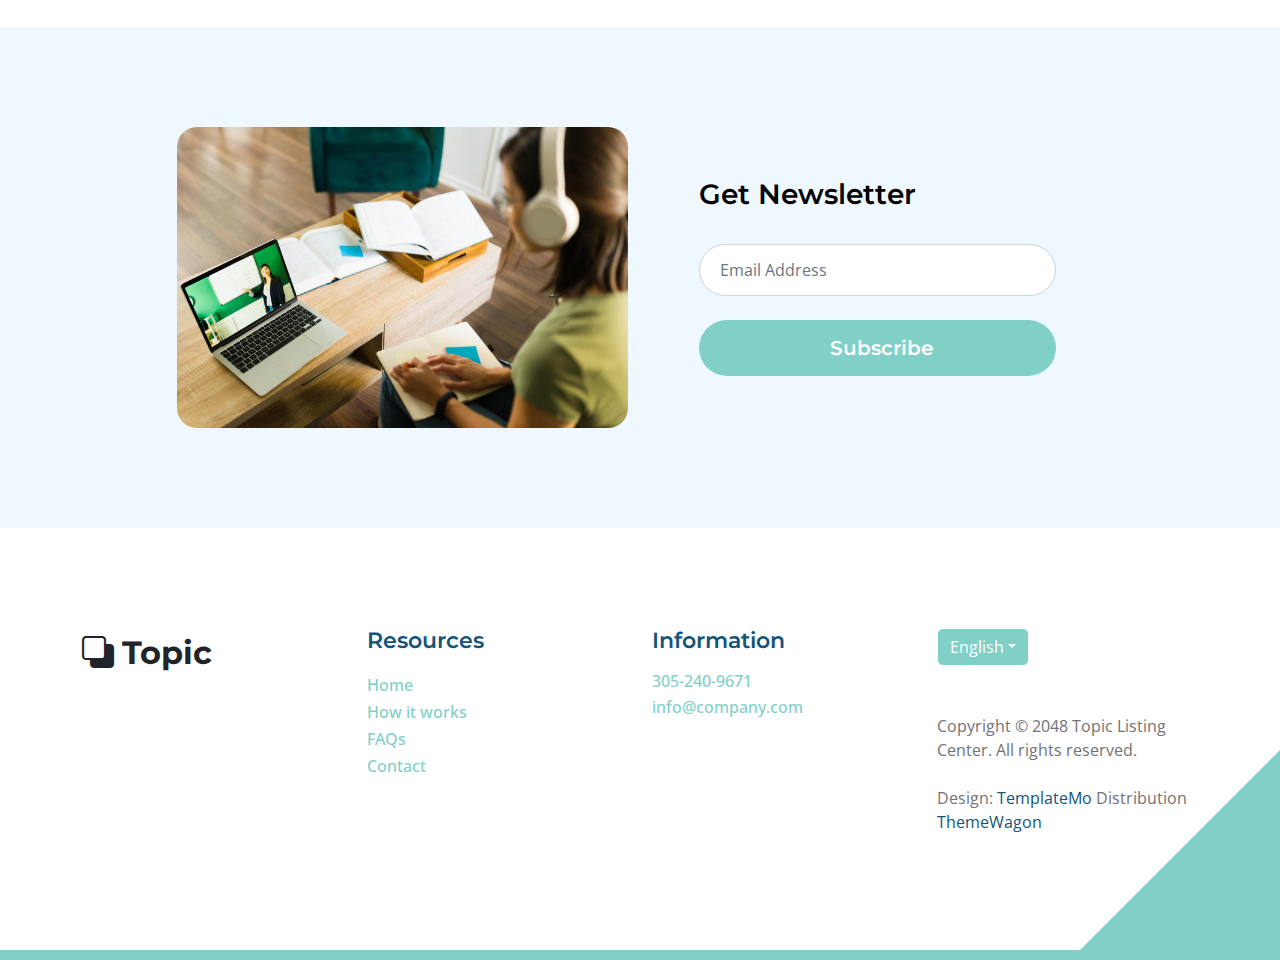
<file: theme/TopicListing-1.0.0/topics-detail.html>
<!doctype html>
<html lang="en">
    <head>
        <meta charset="utf-8">
        <meta name="viewport" content="width=device-width, initial-scale=1">

        <meta name="description" content="">
        <meta name="author" content="">

        <title>Topic Detail Page</title>

        <!-- CSS FILES -->        
        <link rel="preconnect" href="https://fonts.googleapis.com">
        
        <link rel="preconnect" href="https://fonts.gstatic.com" crossorigin>

        <link href="https://fonts.googleapis.com/css2?family=Montserrat:wght@500;600;700&family=Open+Sans&display=swap" rel="stylesheet">
                        
        <link href="css/bootstrap.min.css" rel="stylesheet">

        <link href="css/bootstrap-icons.css" rel="stylesheet">

        <link href="css/templatemo-topic-listing.css" rel="stylesheet">
<!--

TemplateMo 590 topic listing

https://templatemo.com/tm-590-topic-listing

-->
    </head>
    
    <body id="top">

        <main>

            <nav class="navbar navbar-expand-lg">
                <div class="container">
                    <a class="navbar-brand" href="index.html">
                        <i class="bi-back"></i>
                        <span>Topic</span>
                    </a>

                    <div class="d-lg-none ms-auto me-4">
                        <a href="#top" class="navbar-icon bi-person smoothscroll"></a>
                    </div>
    
                    <button class="navbar-toggler" type="button" data-bs-toggle="collapse" data-bs-target="#navbarNav" aria-controls="navbarNav" aria-expanded="false" aria-label="Toggle navigation">
                        <span class="navbar-toggler-icon"></span>
                    </button>
    
                    <div class="collapse navbar-collapse" id="navbarNav">
                        <ul class="navbar-nav ms-lg-5 me-lg-auto">
                            <li class="nav-item">
                                <a class="nav-link click-scroll" href="index.html#section_1">Home</a>
                            </li>

                            <li class="nav-item">
                                <a class="nav-link click-scroll" href="index.html#section_2">Browse Topics</a>
                            </li>
    
                            <li class="nav-item">
                                <a class="nav-link click-scroll" href="index.html#section_3">How it works</a>
                            </li>

                            <li class="nav-item">
                                <a class="nav-link click-scroll" href="index.html#section_4">FAQs</a>
                            </li>
    
                            <li class="nav-item">
                                <a class="nav-link click-scroll" href="index.html#section_5">Contact</a>
                            </li>

                            <li class="nav-item dropdown">
                                <a class="nav-link dropdown-toggle" href="#section_5" id="navbarLightDropdownMenuLink" role="button" data-bs-toggle="dropdown" aria-expanded="false">Pages</a>

                                <ul class="dropdown-menu dropdown-menu-light" aria-labelledby="navbarLightDropdownMenuLink">
                                    <li><a class="dropdown-item" href="topics-listing.html">Topics Listing</a></li>

                                    <li><a class="dropdown-item" href="contact.html">Contact Form</a></li>
                                </ul>
                            </li>
                        </ul>

                        <div class="d-none d-lg-block">
                            <a href="#top" class="navbar-icon bi-person smoothscroll"></a>
                        </div>
                    </div>
                </div>
            </nav>
            

            <header class="site-header d-flex flex-column justify-content-center align-items-center">
                <div class="container">
                    <div class="row justify-content-center align-items-center">

                        <div class="col-lg-5 col-12 mb-5">
                            <nav aria-label="breadcrumb">
                                <ol class="breadcrumb">
                                    <li class="breadcrumb-item"><a href="index.html">Homepage</a></li>

                                    <li class="breadcrumb-item active" aria-current="page">Web Design</li>
                                </ol>
                            </nav>

                            <h2 class="text-white">Introduction to <br> Web Design 101</h2>

                            <div class="d-flex align-items-center mt-5">
                                <a href="#topics-detail" class="btn custom-btn custom-border-btn smoothscroll me-4">Read More</a>

                                <a href="#top" class="custom-icon bi-bookmark smoothscroll"></a>
                            </div>
                        </div>

                        <div class="col-lg-5 col-12">
                            <div class="topics-detail-block bg-white shadow-lg">
                                <img src="images/topics/undraw_Remote_design_team_re_urdx.png" class="topics-detail-block-image img-fluid">
                            </div>
                        </div>

                    </div>
                </div>
            </header>


            <section class="topics-detail-section section-padding" id="topics-detail">
                <div class="container">
                    <div class="row">

                        <div class="col-lg-8 col-12 m-auto">
                            <h3 class="mb-4">Introduction to Web Design</h3>

                            <p>So how can you stand out, do something unique and interesting, build an online business, and get paid enough to change life. Please visit TemplateMo website to download free website templates.</p>

                            <p><strong>There are so many ways to make money online</strong>. Below are several platforms you can use to find success. Keep in mind that there is no one path everyone can take. If that were the case, everyone would have a million dollars.</p>

                            <blockquote>
                                Freelancing your skills isn’t going to make you a millionaire overnight.
                            </blockquote>

                            <div class="row my-4">
                                <div class="col-lg-6 col-md-6 col-12">
                                    <img src="images/businesswoman-using-tablet-analysis.jpg" class="topics-detail-block-image img-fluid">
                                </div>

                                <div class="col-lg-6 col-md-6 col-12 mt-4 mt-lg-0 mt-md-0">
                                    <img src="images/colleagues-working-cozy-office-medium-shot.jpg" class="topics-detail-block-image img-fluid">
                                </div>
                            </div>

                            <p>Most people start with freelancing skills they already have as a side hustle to build up income. This extra cash can be used for a vacation, to boost up savings, investing, build business.</p>
                        </div>

                    </div>
                </div>
            </section>


            <section class="section-padding section-bg">
                <div class="container">
                    <div class="row justify-content-center">

                        <div class="col-lg-5 col-12">
                            <img src="images/rear-view-young-college-student.jpg" class="newsletter-image img-fluid" alt="">
                        </div>

                        <div class="col-lg-5 col-12 subscribe-form-wrap d-flex justify-content-center align-items-center">
                            <form class="custom-form subscribe-form" action="#" method="post" role="form">
                                <h4 class="mb-4 pb-2">Get Newsletter</h4>

                                <input type="email" name="subscribe-email" id="subscribe-email" pattern="[^ @]*@[^ @]*" class="form-control" placeholder="Email Address" required="">

                                <div class="col-lg-12 col-12">
                                    <button type="submit" class="form-control">Subscribe</button>
                                </div>
                            </form>
                        </div>

                    </div>
                </div>
            </section>
        </main>
		
        <footer class="site-footer section-padding">
            <div class="container">
                <div class="row">

                    <div class="col-lg-3 col-12 mb-4 pb-2">
                        <a class="navbar-brand mb-2" href="index.html">
                            <i class="bi-back"></i>
                            <span>Topic</span>
                        </a>
                    </div>

                    <div class="col-lg-3 col-md-4 col-6">
                        <h6 class="site-footer-title mb-3">Resources</h6>

                        <ul class="site-footer-links">
                            <li class="site-footer-link-item">
                                <a href="#" class="site-footer-link">Home</a>
                            </li>

                            <li class="site-footer-link-item">
                                <a href="#" class="site-footer-link">How it works</a>
                            </li>

                            <li class="site-footer-link-item">
                                <a href="#" class="site-footer-link">FAQs</a>
                            </li>

                            <li class="site-footer-link-item">
                                <a href="#" class="site-footer-link">Contact</a>
                            </li>
                        </ul>
                    </div>

                    <div class="col-lg-3 col-md-4 col-6 mb-4 mb-lg-0">
                        <h6 class="site-footer-title mb-3">Information</h6>

                        <p class="text-white d-flex mb-1">
                            <a href="tel: 305-240-9671" class="site-footer-link">
                                305-240-9671
                            </a>
                        </p>

                        <p class="text-white d-flex">
                            <a href="mailto:info@company.com" class="site-footer-link">
                                info@company.com
                            </a>
                        </p>
                    </div>

                    <div class="col-lg-3 col-md-4 col-12 mt-4 mt-lg-0 ms-auto">
                        <div class="dropdown">
                            <button class="btn btn-secondary dropdown-toggle" type="button" data-bs-toggle="dropdown" aria-expanded="false">
                            English</button>

                            <ul class="dropdown-menu">
                                <li><button class="dropdown-item" type="button">Thai</button></li>

                                <li><button class="dropdown-item" type="button">Myanmar</button></li>

                                <li><button class="dropdown-item" type="button">Arabic</button></li>
                            </ul>
                        </div>

                        <p class="copyright-text mt-lg-5 mt-4">Copyright © 2048 Topic Listing Center. All rights reserved.
                        <br><br>Design: <a rel="nofollow" href="https://templatemo.com" target="_blank">TemplateMo</a> Distribution <a href="https://themewagon.com">ThemeWagon</a></p>
                        
                    </div>

                </div>
            </div>
        </footer>

        <!-- JAVASCRIPT FILES -->
        <script src="js/jquery.min.js"></script>
        <script src="js/bootstrap.bundle.min.js"></script>
        <script src="js/jquery.sticky.js"></script>
        <script src="js/custom.js"></script>

    </body>
</html>
</file>
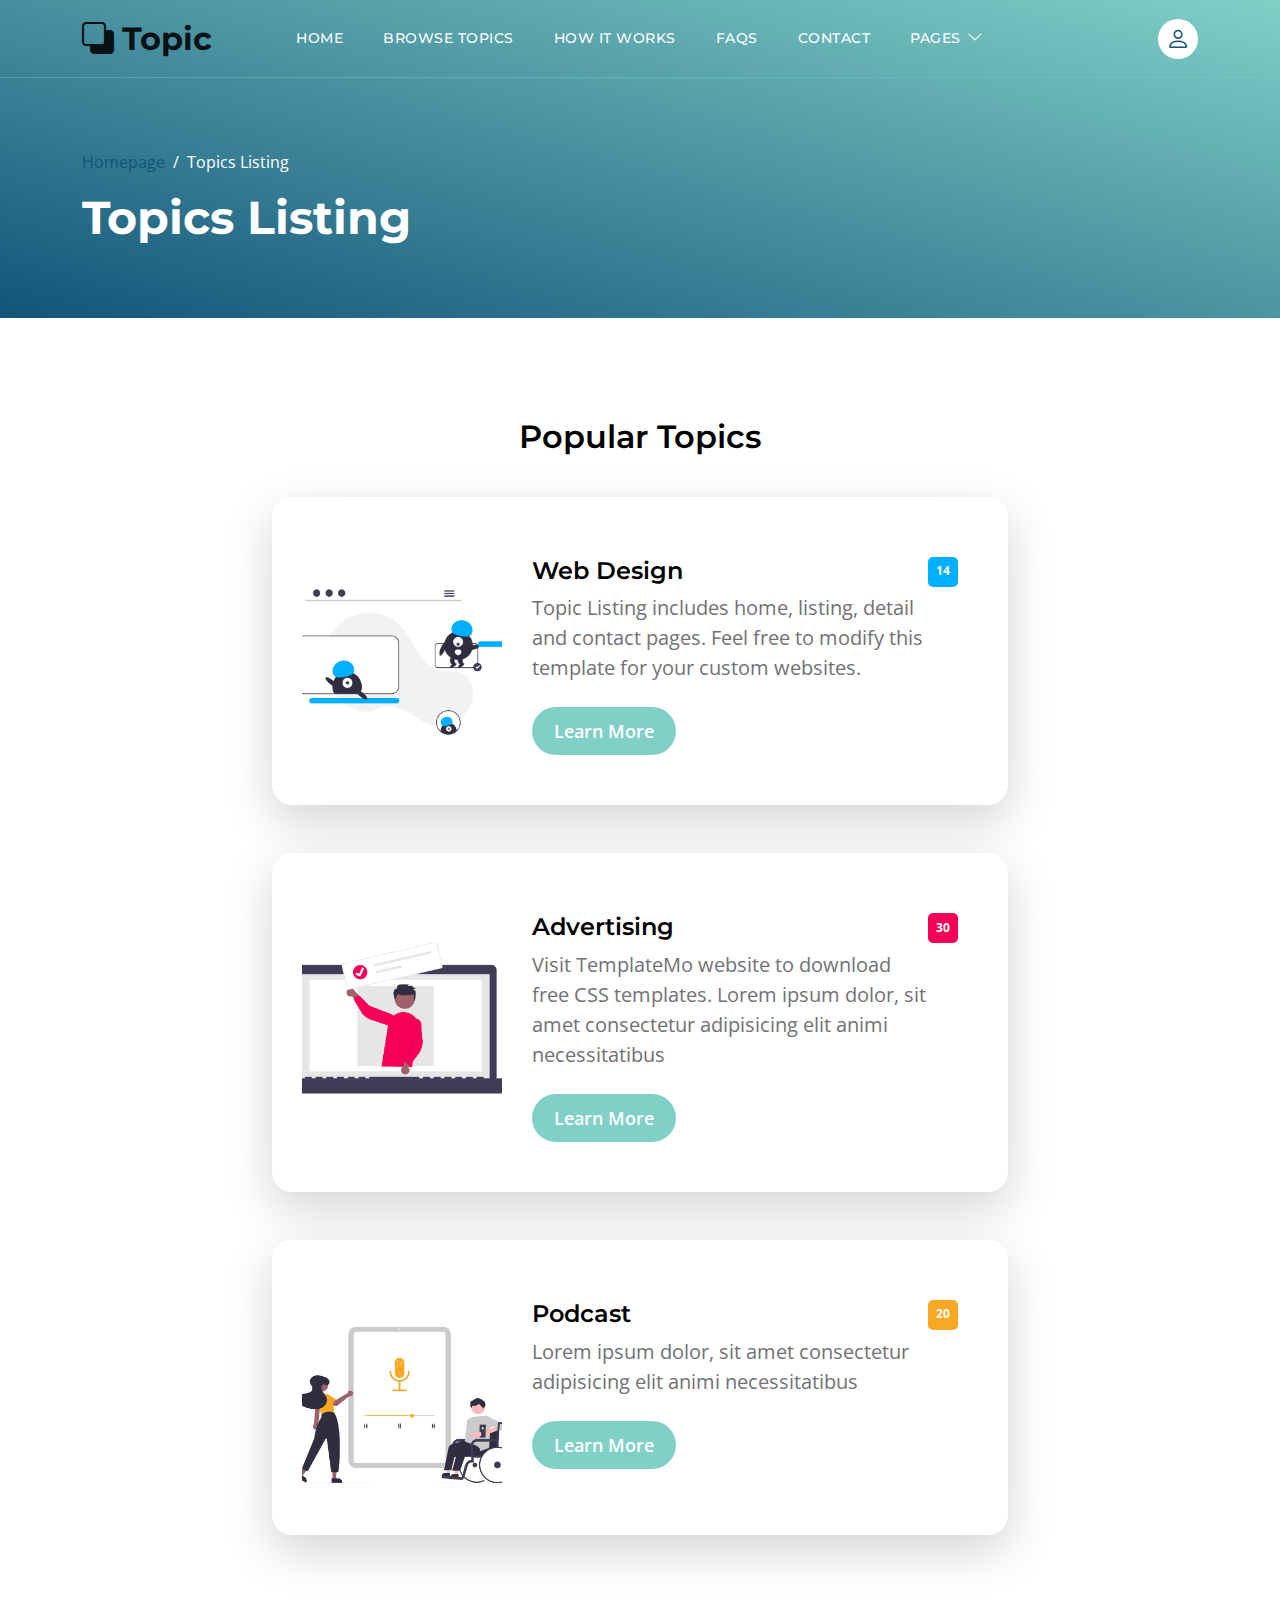
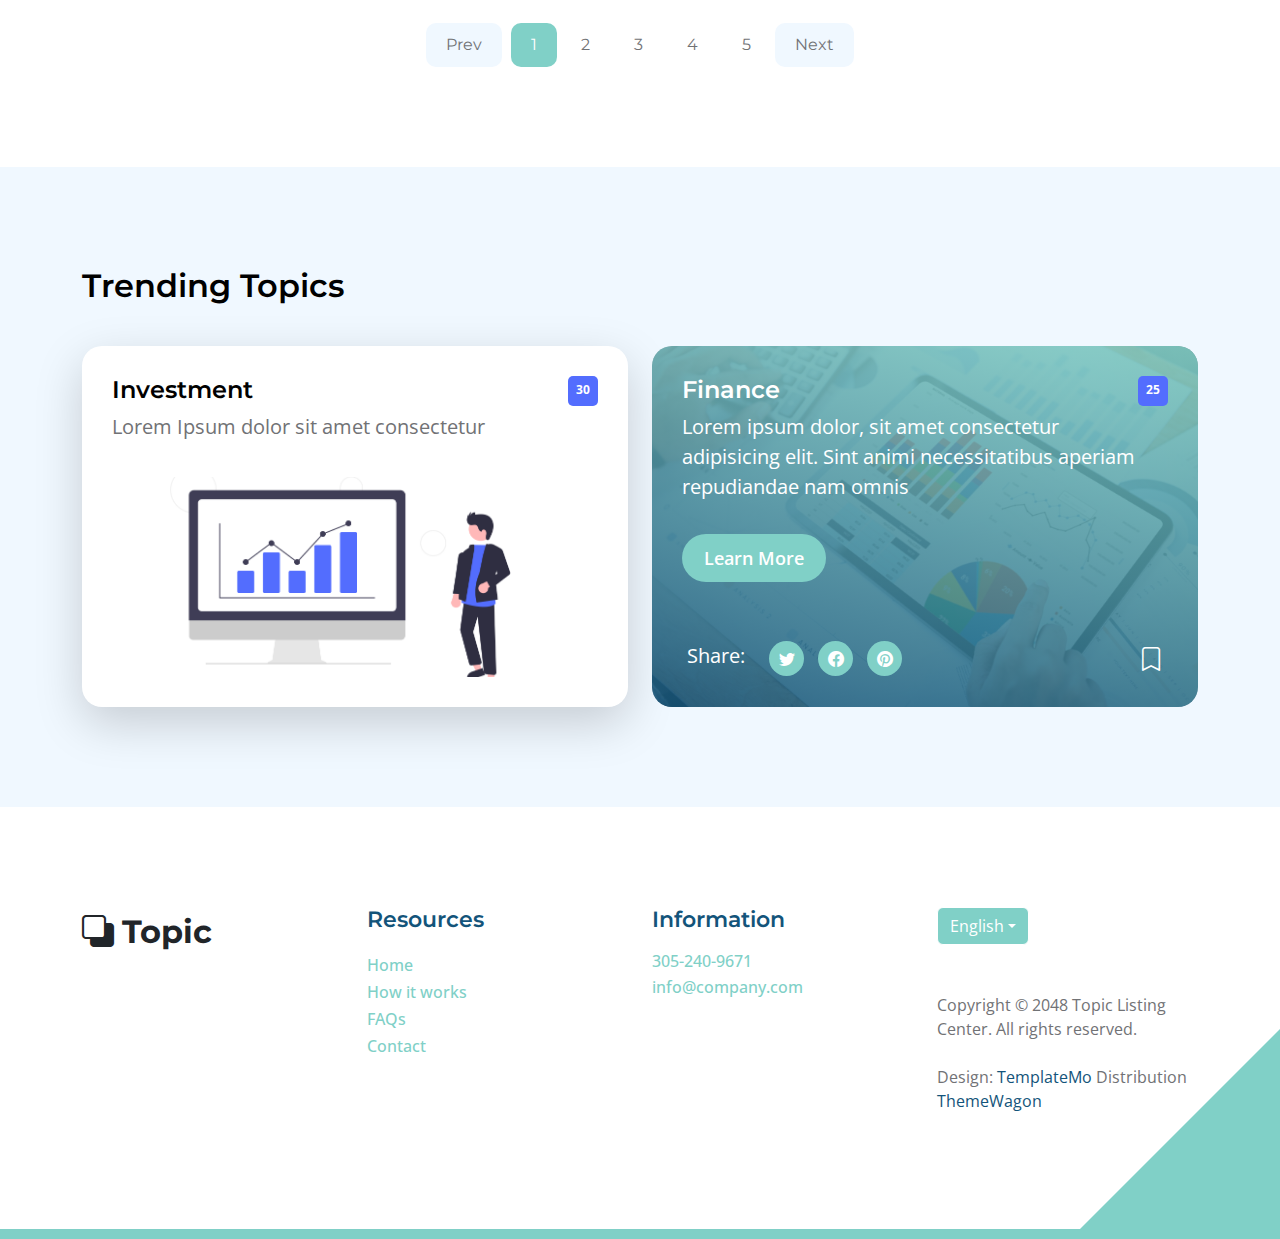
<file: theme/TopicListing-1.0.0/topics-listing.html>
<!doctype html>
<html lang="en">
    <head>
        <meta charset="utf-8">
        <meta name="viewport" content="width=device-width, initial-scale=1">

        <meta name="description" content="">
        <meta name="author" content="">

        <title>Topic Listing Page</title>

        <!-- CSS FILES -->        
        <link rel="preconnect" href="https://fonts.googleapis.com">
        
        <link rel="preconnect" href="https://fonts.gstatic.com" crossorigin>

        <link href="https://fonts.googleapis.com/css2?family=Montserrat:wght@500;600;700&family=Open+Sans&display=swap" rel="stylesheet">
                        
        <link href="css/bootstrap.min.css" rel="stylesheet">

        <link href="css/bootstrap-icons.css" rel="stylesheet">

        <link href="css/templatemo-topic-listing.css" rel="stylesheet">
<!--

TemplateMo 590 topic listing

https://templatemo.com/tm-590-topic-listing

-->
    </head>
    
    <body class="topics-listing-page" id="top">

        <main>

            <nav class="navbar navbar-expand-lg">
                <div class="container">
                    <a class="navbar-brand" href="index.html">
                        <i class="bi-back"></i>
                        <span>Topic</span>
                    </a>

                    <div class="d-lg-none ms-auto me-4">
                        <a href="#top" class="navbar-icon bi-person smoothscroll"></a>
                    </div>
    
                    <button class="navbar-toggler" type="button" data-bs-toggle="collapse" data-bs-target="#navbarNav" aria-controls="navbarNav" aria-expanded="false" aria-label="Toggle navigation">
                        <span class="navbar-toggler-icon"></span>
                    </button>
    
                    <div class="collapse navbar-collapse" id="navbarNav">
                        <ul class="navbar-nav ms-lg-5 me-lg-auto">
                            <li class="nav-item">
                                <a class="nav-link click-scroll" href="index.html#section_1">Home</a>
                            </li>

                            <li class="nav-item">
                                <a class="nav-link click-scroll" href="index.html#section_2">Browse Topics</a>
                            </li>
    
                            <li class="nav-item">
                                <a class="nav-link click-scroll" href="index.html#section_3">How it works</a>
                            </li>

                            <li class="nav-item">
                                <a class="nav-link click-scroll" href="index.html#section_4">FAQs</a>
                            </li>
    
                            <li class="nav-item">
                                <a class="nav-link click-scroll" href="index.html#section_5">Contact</a>
                            </li>

                            <li class="nav-item dropdown">
                                <a class="nav-link dropdown-toggle" href="#section_5" id="navbarLightDropdownMenuLink" role="button" data-bs-toggle="dropdown" aria-expanded="false">Pages</a>

                                <ul class="dropdown-menu dropdown-menu-light" aria-labelledby="navbarLightDropdownMenuLink">
                                    <li><a class="dropdown-item active" href="topics-listing.html">Topics Listing</a></li>

                                    <li><a class="dropdown-item" href="contact.html">Contact Form</a></li>
                                </ul>
                            </li>
                        </ul>

                        <div class="d-none d-lg-block">
                            <a href="#top" class="navbar-icon bi-person smoothscroll"></a>
                        </div>
                    </div>
                </div>
            </nav>


            <header class="site-header d-flex flex-column justify-content-center align-items-center">
                <div class="container">
                    <div class="row align-items-center">

                        <div class="col-lg-5 col-12">
                            <nav aria-label="breadcrumb">
                                <ol class="breadcrumb">
                                    <li class="breadcrumb-item"><a href="index.html">Homepage</a></li>

                                    <li class="breadcrumb-item active" aria-current="page">Topics Listing</li>
                                </ol>
                            </nav>

                            <h2 class="text-white">Topics Listing</h2>
                        </div>

                    </div>
                </div>
            </header>


            <section class="section-padding">
                <div class="container">
                    <div class="row">

                        <div class="col-lg-12 col-12 text-center">
                            <h3 class="mb-4">Popular Topics</h3>
                        </div>

                        <div class="col-lg-8 col-12 mt-3 mx-auto">
                            <div class="custom-block custom-block-topics-listing bg-white shadow-lg mb-5">
                                <div class="d-flex">
                                    <img src="images/topics/undraw_Remote_design_team_re_urdx.png" class="custom-block-image img-fluid" alt="">

                                    <div class="custom-block-topics-listing-info d-flex">
                                        <div>
                                            <h5 class="mb-2">Web Design</h5>

                                            <p class="mb-0">Topic Listing includes home, listing, detail and contact pages. Feel free to modify this template for your custom websites.</p>

                                            <a href="topics-detail.html" class="btn custom-btn mt-3 mt-lg-4">Learn More</a>
                                        </div>

                                        <span class="badge bg-design rounded-pill ms-auto">14</span>
                                    </div>
                                </div>
                            </div>

                            <div class="custom-block custom-block-topics-listing bg-white shadow-lg mb-5">
                                <div class="d-flex">
                                    <img src="images/topics/undraw_online_ad_re_ol62.png" class="custom-block-image img-fluid" alt="">

                                    <div class="custom-block-topics-listing-info d-flex">
                                        <div>
                                            <h5 class="mb-2">Advertising</h5>

                                            <p class="mb-0">Visit TemplateMo website to download free CSS templates. Lorem ipsum dolor, sit amet consectetur adipisicing elit animi necessitatibus</p>

                                            <a href="topics-detail.html" class="btn custom-btn mt-3 mt-lg-4">Learn More</a>
                                        </div>

                                        <span class="badge bg-advertising rounded-pill ms-auto">30</span>
                                    </div>
                                </div>
                            </div>

                            <div class="custom-block custom-block-topics-listing bg-white shadow-lg mb-5">
                                <div class="d-flex">
                                    <img src="images/topics/undraw_Podcast_audience_re_4i5q.png" class="custom-block-image img-fluid" alt="">

                                    <div class="custom-block-topics-listing-info d-flex">
                                        <div>
                                            <h5 class="mb-2">Podcast</h5>

                                            <p class="mb-0">Lorem ipsum dolor, sit amet consectetur adipisicing elit animi necessitatibus</p>

                                            <a href="topics-detail.html" class="btn custom-btn mt-3 mt-lg-4">Learn More</a>
                                        </div>

                                        <span class="badge bg-music rounded-pill ms-auto">20</span>
                                    </div>
                                </div>
                            </div>
                        </div>

                        <div class="col-lg-12 col-12">
                            <nav aria-label="Page navigation example">
                                <ul class="pagination justify-content-center mb-0">
                                    <li class="page-item">
                                        <a class="page-link" href="#" aria-label="Previous">
                                            <span aria-hidden="true">Prev</span>
                                        </a>
                                    </li>

                                    <li class="page-item active" aria-current="page">
                                        <a class="page-link" href="#">1</a>
                                    </li>
                                    
                                    <li class="page-item">
                                        <a class="page-link" href="#">2</a>
                                    </li>
                                    
                                    <li class="page-item">
                                        <a class="page-link" href="#">3</a>
                                    </li>

                                    <li class="page-item">
                                        <a class="page-link" href="#">4</a>
                                    </li>

                                    <li class="page-item">
                                        <a class="page-link" href="#">5</a>
                                    </li>
                                    
                                    <li class="page-item">
                                        <a class="page-link" href="#" aria-label="Next">
                                            <span aria-hidden="true">Next</span>
                                        </a>
                                    </li>
                                </ul>
                            </nav>
                        </div>

                    </div>
                </div>
            </section>


            <section class="section-padding section-bg">
                <div class="container">
                    <div class="row">

                        <div class="col-lg-12 col-12">
                            <h3 class="mb-4">Trending Topics</h3>
                        </div>

                        <div class="col-lg-6 col-md-6 col-12 mt-3 mb-4 mb-lg-0">
                            <div class="custom-block bg-white shadow-lg">
                                <a href="topics-detail.html">
                                    <div class="d-flex">
                                        <div>
                                            <h5 class="mb-2">Investment</h5>

                                            <p class="mb-0">Lorem Ipsum dolor sit amet consectetur</p>
                                        </div>

                                        <span class="badge bg-finance rounded-pill ms-auto">30</span>
                                    </div>

                                    <img src="images/topics/undraw_Finance_re_gnv2.png" class="custom-block-image img-fluid" alt="">
                                </a>
                            </div>
                        </div>

                        <div class="col-lg-6 col-md-6 col-12 mt-lg-3">
                            <div class="custom-block custom-block-overlay">
                                <div class="d-flex flex-column h-100">
                                    <img src="images/businesswoman-using-tablet-analysis.jpg" class="custom-block-image img-fluid" alt="">

                                    <div class="custom-block-overlay-text d-flex">
                                        <div>
                                            <h5 class="text-white mb-2">Finance</h5>

                                            <p class="text-white">Lorem ipsum dolor, sit amet consectetur adipisicing elit. Sint animi necessitatibus aperiam repudiandae nam omnis</p>

                                            <a href="topics-detail.html" class="btn custom-btn mt-2 mt-lg-3">Learn More</a>
                                        </div>

                                        <span class="badge bg-finance rounded-pill ms-auto">25</span>
                                    </div>

                                    <div class="social-share d-flex">
                                        <p class="text-white me-4">Share:</p>

                                        <ul class="social-icon">
                                            <li class="social-icon-item">
                                                <a href="#" class="social-icon-link bi-twitter"></a>
                                            </li>

                                            <li class="social-icon-item">
                                                <a href="#" class="social-icon-link bi-facebook"></a>
                                            </li>

                                            <li class="social-icon-item">
                                                <a href="#" class="social-icon-link bi-pinterest"></a>
                                            </li>
                                        </ul>

                                        <a href="#" class="custom-icon bi-bookmark ms-auto"></a>
                                    </div>

                                    <div class="section-overlay"></div>
                                </div>
                            </div>
                        </div>

                    </div>
                </div>
            </section>
        </main>

		<footer class="site-footer section-padding">
            <div class="container">
                <div class="row">

                    <div class="col-lg-3 col-12 mb-4 pb-2">
                        <a class="navbar-brand mb-2" href="index.html">
                            <i class="bi-back"></i>
                            <span>Topic</span>
                        </a>
                    </div>

                    <div class="col-lg-3 col-md-4 col-6">
                        <h6 class="site-footer-title mb-3">Resources</h6>

                        <ul class="site-footer-links">
                            <li class="site-footer-link-item">
                                <a href="#" class="site-footer-link">Home</a>
                            </li>

                            <li class="site-footer-link-item">
                                <a href="#" class="site-footer-link">How it works</a>
                            </li>

                            <li class="site-footer-link-item">
                                <a href="#" class="site-footer-link">FAQs</a>
                            </li>

                            <li class="site-footer-link-item">
                                <a href="#" class="site-footer-link">Contact</a>
                            </li>
                        </ul>
                    </div>

                    <div class="col-lg-3 col-md-4 col-6 mb-4 mb-lg-0">
                        <h6 class="site-footer-title mb-3">Information</h6>

                        <p class="text-white d-flex mb-1">
                            <a href="tel: 305-240-9671" class="site-footer-link">
                                305-240-9671
                            </a>
                        </p>

                        <p class="text-white d-flex">
                            <a href="mailto:info@company.com" class="site-footer-link">
                                info@company.com
                            </a>
                        </p>
                    </div>

                    <div class="col-lg-3 col-md-4 col-12 mt-4 mt-lg-0 ms-auto">
                        <div class="dropdown">
                            <button class="btn btn-secondary dropdown-toggle" type="button" data-bs-toggle="dropdown" aria-expanded="false">
                            English</button>

                            <ul class="dropdown-menu">
                                <li><button class="dropdown-item" type="button">Thai</button></li>

                                <li><button class="dropdown-item" type="button">Myanmar</button></li>

                                <li><button class="dropdown-item" type="button">Arabic</button></li>
                            </ul>
                        </div>

                        <p class="copyright-text mt-lg-5 mt-4">Copyright © 2048 Topic Listing Center. All rights reserved.
                        <br><br>Design: <a rel="nofollow" href="https://templatemo.com" target="_blank">TemplateMo</a> Distribution <a href="https://themewagon.com">ThemeWagon</a></p>
                        
                    </div>

                </div>
            </div>
        </footer>

        <!-- JAVASCRIPT FILES -->
        <script src="js/jquery.min.js"></script>
        <script src="js/bootstrap.bundle.min.js"></script>
        <script src="js/jquery.sticky.js"></script>
        <script src="js/custom.js"></script>

    </body>
</html>
</file>
<file: theme/TopicListing-1.0.0/css/templatemo-topic-listing.css>
/*

TemplateMo 590 topic listing

https://templatemo.com/tm-590-topic-listing

*/

/*---------------------------------------
  CUSTOM PROPERTIES ( VARIABLES )             
-----------------------------------------*/
:root {
  --white-color:                  #ffffff;
  --primary-color:                #13547a;
  --secondary-color:              #80d0c7;
  --section-bg-color:             #f0f8ff;
  --custom-btn-bg-color:          #80d0c7;
  --custom-btn-bg-hover-color:    #13547a;
  --dark-color:                   #000000;
  --p-color:                      #717275;
  --border-color:                 #7fffd4;
  --link-hover-color:             #13547a;

  --body-font-family:             'Open Sans', sans-serif;
  --title-font-family:            'Montserrat', sans-serif;

  --h1-font-size:                 58px;
  --h2-font-size:                 46px;
  --h3-font-size:                 32px;
  --h4-font-size:                 28px;
  --h5-font-size:                 24px;
  --h6-font-size:                 22px;
  --p-font-size:                  20px;
  --menu-font-size:               14px;
  --btn-font-size:                18px;
  --copyright-font-size:          16px;

  --border-radius-large:          100px;
  --border-radius-medium:         20px;
  --border-radius-small:          10px;

  --font-weight-normal:           400;
  --font-weight-medium:           500;
  --font-weight-semibold:         600;
  --font-weight-bold:             700;
}

body {
  background-color: var(--white-color);
  font-family: var(--body-font-family); 
}


/*---------------------------------------
  TYPOGRAPHY               
-----------------------------------------*/

h2,
h3,
h4,
h5,
h6 {
  color: var(--dark-color);
}

h1,
h2,
h3,
h4,
h5,
h6 {
  font-family: var(--title-font-family); 
  font-weight: var(--font-weight-semibold);
}

h1 {
  font-size: var(--h1-font-size);
  font-weight: var(--font-weight-bold);
}

h2 {
  font-size: var(--h2-font-size);
  font-weight: var(--font-weight-bold);
}

h3 {
  font-size: var(--h3-font-size);
}

h4 {
  font-size: var(--h4-font-size);
}

h5 {
  font-size: var(--h5-font-size);
}

h6 {
  color: var(--primary-color);
  font-size: var(--h6-font-size);
}

p {
  color: var(--p-color);
  font-size: var(--p-font-size);
  font-weight: var(--font-weight-normal);
}

ul li {
  color: var(--p-color);
  font-size: var(--p-font-size);
  font-weight: var(--font-weight-normal);
}

a, 
button {
  touch-action: manipulation;
  transition: all 0.3s;
}

a {
  display: inline-block;
  color: var(--primary-color);
  text-decoration: none;
}

a:hover {
  color: var(--link-hover-color);
}

b,
strong {
  font-weight: var(--font-weight-bold);
}


/*---------------------------------------
  SECTION               
-----------------------------------------*/
.section-padding {
  padding-top: 100px;
  padding-bottom: 100px;
}

.section-bg {
  background-color: var(--section-bg-color);
}

.section-overlay {
  background-image: linear-gradient(15deg, #13547a 0%, #80d0c7 100%);
  position: absolute;
  top: 0;
  left: 0;
  pointer-events: none;
  width: 100%;
  height: 100%;
  opacity: 0.85;
}

.section-overlay + .container {
  position: relative;
}

.tab-content {
  background-color: var(--white-color);
  border-radius: var(--border-radius-medium);
}

.nav-tabs {
  border-bottom: 1px solid #ecf3f2;
  margin-bottom: 40px;
  justify-content: center;
}

.nav-tabs .nav-link {
  border-radius: 0;
  border-top: 0;
  border-right: 0;
  border-left: 0;
  color: var(--p-color);
  font-family: var(--title-font-family);
  font-size: var(--btn-font-size);
  font-weight: var(--font-weight-medium);
  padding: 15px 25px;
  transition: all 0.3s;
}

.nav-tabs .nav-link:first-child {
  margin-right: 20px;
}

.nav-tabs .nav-item.show .nav-link, 
.nav-tabs .nav-link.active,
.nav-tabs .nav-link:focus, 
.nav-tabs .nav-link:hover {
  border-bottom-color: var(--primary-color);
  color: var(--primary-color);
}


/*---------------------------------------
  CUSTOM ICON COLOR               
-----------------------------------------*/
.custom-icon {
  color: var(--secondary-color);
}


/*---------------------------------------
  CUSTOM BUTTON               
-----------------------------------------*/
.custom-btn {
  background: var(--custom-btn-bg-color);
  border: 2px solid transparent;
  border-radius: var(--border-radius-large);
  color: var(--white-color);
  font-size: var(--btn-font-size);
  font-weight: var(--font-weight-semibold);
  line-height: normal;
  transition: all 0.3s;
  padding: 10px 20px;
}

.custom-btn:hover {
  background: var(--custom-btn-bg-hover-color);
  color: var(--white-color);
}

.custom-border-btn {
  background: transparent;
  border: 2px solid var(--custom-btn-bg-color);
  color: var(--custom-btn-bg-color);
}

.custom-border-btn:hover {
  background: var(--custom-btn-bg-color);
  border-color: transparent;
  color: var(--white-color);
}

.custom-btn-bg-white {
  border-color: var(--white-color);
  color: var(--white-color);
}


/*---------------------------------------
  SITE HEADER              
-----------------------------------------*/
.site-header {
  background-image: linear-gradient(15deg, #13547a 0%, #80d0c7 100%);
  padding-top: 150px;
  padding-bottom: 80px;
}

.site-header .container {
  height: 100%;
}

.breadcrumb-item+.breadcrumb-item::before,
.breadcrumb-item a:hover,
.breadcrumb-item.active {
  color: var(--white-color);
}

.site-header .custom-icon {
  color: var(--white-color);
  font-size: var(--h4-font-size);
}

.site-header .custom-icon:hover {
  color: var(--secondary-color);
}


/*---------------------------------------
  NAVIGATION              
-----------------------------------------*/
.sticky-wrapper {
  position: absolute;
  top: 0;
  right: 0;
  left: 0;
}

.sticky-wrapper.is-sticky .navbar {
  background-color: var(--secondary-color);
}

.navbar {
  background: transparent;
  border-bottom: 1px solid rgba(128, 208, 199, 0.35);
  z-index: 9;
}

.navbar-brand,
.navbar-brand:hover {
  font-size: var(--h3-font-size);
  font-weight: var(--font-weight-bold);
  display: block;
}

.navbar-brand span {
  font-family: var(--title-font-family);
}

.navbar-expand-lg .navbar-nav .nav-link {
  border-radius: var(--border-radius-large);
  margin: 10px;
  padding: 10px;
}

.navbar-nav .nav-link {
  display: inline-block;
  color: var(--white-color);
  font-family: var(--title-font-family); 
  font-size: var(--menu-font-size);
  font-weight: var(--font-weight-medium);
  text-transform: uppercase;
  letter-spacing: 0.5px;
  position: relative;
  padding-top: 15px;
  padding-bottom: 15px;
}

.navbar-nav .nav-link.active, 
.navbar-nav .nav-link:hover {
  color: var(--primary-color);
}

.navbar .dropdown-menu {
  background: var(--white-color);
  box-shadow: 0 1rem 3rem rgba(0,0,0,.175);
  border: 0;
  display: inherit;
  opacity: 0;
  min-width: 9rem;
  margin-top: 20px;
  padding: 13px 0 10px 0;
  transition: all 0.3s;
  pointer-events: none;
}

.navbar .dropdown-menu::before {
  content: "";
  width: 0;
  height: 0;
  border-left: 20px solid transparent;
  border-right: 20px solid transparent;
  border-bottom: 15px solid var(--white-color);
  position: absolute;
  top: -10px;
  left: 10px;
}

.navbar .dropdown-item {
  display: inline-block;
  color: var(--p-bg-color);
  font-family: var(--title-font-family); 
  font-size: var(--menu-font-size);
  font-weight: var(--font-weight-medium);
  text-transform: uppercase;
  letter-spacing: 0.5px;
  position: relative;
}

.navbar .dropdown-item.active, 
.navbar .dropdown-item:active,
.navbar .dropdown-item:focus, 
.navbar .dropdown-item:hover {
  background: transparent;
  color: var(--primary-color);
}

.navbar .dropdown-toggle::after {
  content: "\f282";
  display: inline-block;
  font-family: bootstrap-icons !important;
  font-size: var(--copyright-font-size);
  font-style: normal;
  font-weight: normal !important;
  font-variant: normal;
  text-transform: none;
  line-height: 1;
  vertical-align: -.125em;
  -webkit-font-smoothing: antialiased;
  -moz-osx-font-smoothing: grayscale;
  position: relative;
  left: 2px;
  border: 0;
}

@media screen and (min-width: 992px) {
  .navbar .dropdown:hover .dropdown-menu {
    opacity: 1;
    margin-top: 0;
    pointer-events: auto;
  }
}

.navbar-icon {
  background: var(--white-color);
  border-radius: var(--border-radius-large);
  display: inline-block;
  font-size: var(--h5-font-size);
  width: 40px;
  height: 40px;
  line-height: 40px;
  text-align: center;
  transition: all 0.3s ease;
}

.navbar-icon:hover {
  background: var(--primary-color);
  color: var(--white-color);
}

.navbar-toggler {
  border: 0;
  padding: 0;
  cursor: pointer;
  margin: 0;
  width: 30px;
  height: 35px;
  outline: none;
}

.navbar-toggler:focus {
  outline: none;
  box-shadow: none;
}

.navbar-toggler[aria-expanded="true"] .navbar-toggler-icon {
  background: transparent;
}

.navbar-toggler[aria-expanded="true"] .navbar-toggler-icon:before,
.navbar-toggler[aria-expanded="true"] .navbar-toggler-icon:after {
  transition: top 300ms 50ms ease, -webkit-transform 300ms 350ms ease;
  transition: top 300ms 50ms ease, transform 300ms 350ms ease;
  transition: top 300ms 50ms ease, transform 300ms 350ms ease, -webkit-transform 300ms 350ms ease;
  top: 0;
}

.navbar-toggler[aria-expanded="true"] .navbar-toggler-icon:before {
  transform: rotate(45deg);
}

.navbar-toggler[aria-expanded="true"] .navbar-toggler-icon:after {
  transform: rotate(-45deg);
}

.navbar-toggler .navbar-toggler-icon {
  background: var(--white-color);
  transition: background 10ms 300ms ease;
  display: block;
  width: 30px;
  height: 2px;
  position: relative;
}

.navbar-toggler .navbar-toggler-icon:before,
.navbar-toggler .navbar-toggler-icon:after {
  transition: top 300ms 350ms ease, -webkit-transform 300ms 50ms ease;
  transition: top 300ms 350ms ease, transform 300ms 50ms ease;
  transition: top 300ms 350ms ease, transform 300ms 50ms ease, -webkit-transform 300ms 50ms ease;
  position: absolute;
  right: 0;
  left: 0;
  background: var(--white-color);
  width: 30px;
  height: 2px;
  content: '';
}

.navbar-toggler .navbar-toggler-icon::before {
  top: -8px;
}

.navbar-toggler .navbar-toggler-icon::after {
  top: 8px;
}


/*---------------------------------------
  HERO        
-----------------------------------------*/
.hero-section {
  background-image: linear-gradient(15deg, #13547a 0%, #80d0c7 100%);
  position: relative;
  overflow: hidden;
  padding-top: 150px;
  padding-bottom: 150px;
}

.hero-section .input-group {
  background-color: var(--white-color);
  border-radius: var(--border-radius-large);
  padding: 10px 15px;
}

.hero-section .input-group-text {
  background-color: transparent;
  border: 0;
}

.hero-section input[type="search"] {
  border: 0;
  box-shadow: none;
  margin-bottom: 0;
  padding-left: 0;
}

.hero-section button[type="submit"] {
  background-color: var(--primary-color);
  border: 0;
  border-radius: var(--border-radius-large) !important;
  color: var(--white-color);
  max-width: 150px;
}


/*---------------------------------------
  TOPICS              
-----------------------------------------*/
.featured-section {
  background-color: var(--secondary-color);
  border-radius: 0 0 100px 100px;
  padding-bottom: 100px;
}

.featured-section .row {
  position: relative;
  bottom: 100px;
  margin-bottom: -100px;
}

.custom-block {
  border-radius: var(--border-radius-medium);
  position: relative;
  overflow: hidden;
  padding: 30px;
  transition: all 0.3s ease;
  height: 100%;
}

.custom-block:hover {
  background-color: var(--secondary-color);
  transform: translateY(-3px);
}

.custom-block > a {
  width: 100%;
}

.custom-block-image {
  display: block;
  width: 100%;
  height: 200px;
  object-fit: cover;
  margin-top: 35px;
}

.custom-block .rounded-pill {
  border-radius: 5px !important;
  display: flex;
  justify-content: center;
  text-align: center;
  width: 30px;
  height: 30px;
  line-height: 20px;
}

.custom-block-overlay {
  height: 100%;
  min-height: 350px;
  padding: 0;
}

.custom-block-overlay > a {
  height: 100%;
}

.custom-block-overlay .custom-block-image {
  border-radius: var(--border-radius-medium);
  display: block;
  height: 100%;
  margin-top: 0;
}

.custom-block-overlay-text {
  position: absolute;
  z-index: 2;
  top: 0;
  right: 0;
  left: 0;
  padding: 30px;
}

.social-share {
  position: absolute;
  bottom: 0;
  right: 0;
  left: 0;
  z-index: 2;
  padding: 20px 35px;
}

.social-share .bi-bookmark {
  color: var(--white-color);
  font-size: var(--h5-font-size);
}

.social-share .bi-bookmark:hover {
  color: var(--secondary-color);
}

.bg-design {
  background-color: #00B0FF;
}

.bg-graphic {
  background-color: #00BFA6;
}

.bg-advertising {
  background-color: #F50057;
}

.bg-finance {
  background-color: #536DFE;
}

.bg-music {
  background-color: #F9A826;
}

.bg-education {
  background-color: #00BFA6;
}


/*---------------------------------------
  TOPICS               
-----------------------------------------*/
.topics-detail-block {
  border-radius: var(--border-radius-medium);
  position: relative;
  overflow: hidden;
}

.topics-detail-block-image {
  display: block;
  border-radius: var(--border-radius-medium);
}

blockquote {
  background-color: var(--section-bg-color);
  border-radius: var(--border-radius-small);
  font-family: var(--title-font-family);
  font-size: var(--h4-font-size);
  font-weight: var(--font-weight-bold);
  display: inline-block;
  text-align: center;
  margin: 30px;
  padding: 40px;
}

.topics-listing-page .site-header {
  padding-bottom: 65px;
}

.custom-block-topics-listing-info {
  margin: 30px 20px 20px 30px;
}

.custom-block-topics-listing {
  height: inherit;
}

.custom-block-topics-listing .custom-block-image {
  width: 200px;
}


/*---------------------------------------
  PAGINATION              
-----------------------------------------*/
.pagination {
  margin-top: 40px;
}

.page-link {
  border: 0;
  border-radius: var(--border-radius-small);
  color: var(--p-color);
  font-family: var(--title-font-family);
  margin: 0 5px;
  padding: 10px 20px;
}

.page-link:hover,
.page-item:first-child .page-link:hover,
.page-item:last-child .page-link:hover {
  background-color: var(--secondary-color);
  color: var(--white-color);
}

.page-item:first-child .page-link {
  margin-right: 10px;
}

.page-item:first-child .page-link,
.page-item:last-child .page-link {
  background-color: var(--section-bg-color);
  border-radius: var(--border-radius-small);
}

.active>.page-link, .page-link.active {
  background-color: var(--secondary-color);
  border-color: var(--secondary-color);
}


/*---------------------------------------
  TIMELINE              
-----------------------------------------*/
.timeline-section {
  background-image: url('../images/colleagues-working-cozy-office-medium-shot.jpg');
  background-repeat: no-repeat;
  background-position: center;
  background-size: cover;
  position: relative;
}

.timeline-container .vertical-scrollable-timeline {
  list-style-type: none;
  position: relative;
  padding-left: 0;
}

.timeline-container .vertical-scrollable-timeline .list-progress {
  width: 8px;
  height: 87%;
  background-color: var(--primary-color);
  position: absolute;
  left: 52px;
  top: 0;
  overflow: hidden;
}

.timeline-container .vertical-scrollable-timeline .list-progress .inner {
  position: absolute;
  right: 0;
  bottom: 0;
  height: 100%;
  background-color: var(--secondary-color);
  width: 100%;
}

.timeline-container .vertical-scrollable-timeline li {
  position: relative;
  padding: 20px 0px 65px 145px;
}

.timeline-container .vertical-scrollable-timeline li:last-child {
  padding-bottom: 0;
}

.timeline-container .vertical-scrollable-timeline li p {
  line-height: 40px;
}

.timeline-container .vertical-scrollable-timeline li p:last-child {
  margin-bottom: 0;
}

.timeline-container .vertical-scrollable-timeline li .icon-holder {
  position: absolute;
  left: 0;
  top: 0;
  width: 104px;
  height: 104px;
  display: flex;
  justify-content: center;
  align-items: center;
  background-color: var(--secondary-color);
  border-radius: 50%;
  z-index: 1;
  transition: 0.4s all;
}

.timeline-container .vertical-scrollable-timeline li .icon-holder::before {
  content: "";
  width: 80px;
  height: 80px;
  border: 4px solid #fff;
  position: absolute;
  background-color: var(--secondary-color);
  border-radius: 50%;
  z-index: -1;
  transition: 0.4s all;
}

.timeline-container .vertical-scrollable-timeline li .icon-holder i {
  font-size: 25px;
  color: var(--white-color);
}

.timeline-container .vertical-scrollable-timeline li::before {
  content: "";
  position: absolute;
  height: 100%;
  width: 8px;
  background-color: transparent;
  left: 52px;
  z-index: 0;
}

.timeline-container .vertical-scrollable-timeline li.active .icon-holder {
  background-color: var(--primary-color);
}

.timeline-container .vertical-scrollable-timeline li.active .icon-holder::before {
  background-color: var(--primary-color);
}


/*---------------------------------------
  FAQs              
-----------------------------------------*/
.faq-section .accordion-item {
  border: 0;
}

.faq-section .accordion-button {
  font-size: var(--h6-font-size);
  font-weight: var(--font-weight-semibold);
}

.faq-section .accordion-item:first-of-type .accordion-button {
  border-radius: var(--border-radius-large);
}

.faq-section .accordion-button:not(.collapsed) {
  border-radius: var(--border-radius-large);
  box-shadow: none;
  color: var(--primary-color);
}

.faq-section .accordion-body {
  color: var(--p-color);
  font-size: var(--btn-font-size);
  line-height: 40px;
}

/*---------------------------------------
  NEWSLETTER               
-----------------------------------------*/
.newsletter-image {
  border-radius: var(--border-radius-medium);
}


/*---------------------------------------
  CONTACT               
-----------------------------------------*/
.google-map {
  border-radius: var(--border-radius-medium);
}

.contact-form .form-floating>textarea {
  border-radius: var(--border-radius-medium);
  height: 150px;
}


/*---------------------------------------
  SUBSCRIBE FORM               
-----------------------------------------*/
.subscribe-form-wrap {
  padding: 50px;
}

.subscribe-form {
  width: 95%;
}


/*---------------------------------------
  CUSTOM FORM               
-----------------------------------------*/
.custom-form .form-control {
  border-radius: var(--border-radius-large);
  color: var(--p-color);
  margin-bottom: 24px;
  padding-top: 13px;
  padding-bottom: 13px;
  padding-left: 20px;
  outline: none;
}

.form-floating>label {
  padding-left: 20px;
}

.custom-form button[type="submit"] {
  background: var(--custom-btn-bg-color);
  border: none;
  border-radius: var(--border-radius-large);
  color: var(--white-color);
  font-family: var(--title-font-family);
  font-size: var(--p-font-size);
  font-weight: var(--font-weight-semibold);
  transition: all 0.3s;
  margin-bottom: 0;
}

.custom-form button[type="submit"]:hover,
.custom-form button[type="submit"]:focus {
  background: var(--custom-btn-bg-hover-color);
  border-color: transparent;
}


/*---------------------------------------
  SITE FOOTER              
-----------------------------------------*/
.site-footer {
  border-bottom: 10px solid var(--secondary-color);
  position: relative;
}

.site-footer::after {
  content: "";
  position: absolute;
  bottom: 0;
  right: 0;
  width: 0;
  height: 0;
  border-style: solid;
  border-width: 0 0 200px 200px;
  border-color: transparent transparent var(--secondary-color) transparent;
  pointer-events: none;
}

.site-footer-title {
  color: var(--primary-color); 
}

.site-footer .dropdown-menu {
  padding: 0;
}

.site-footer .dropdown-item {
  color: var(--p-color);
  font-size: var(--menu-font-size);
  font-weight: var(--font-weight-medium);
  padding: 4px 18px;
}

.site-footer .dropdown-item:hover {
  background-color: transparent;
  color: var(--primary-color);
}

.site-footer .dropdown-menu li:first-child .dropdown-item {
  padding-top: 10px;
}

.site-footer .dropdown-menu li:last-child .dropdown-item {
  padding-bottom: 12px;
}

.site-footer .dropdown-toggle {
  background-color: var(--secondary-color);
  border-color: var(--white-color);
}

.site-footer .dropdown-toggle:hover {
  background-color: var(--primary-color);
  border-color: transparent;
}

.site-footer-links {
  padding-left: 0;
}

.site-footer-link-item {
  display: block;
  list-style: none;
  line-height: normal;
}

.site-footer-link {
  color: var(--secondary-color);
  font-size: var(--copyright-font-size);
  font-weight: var(--font-weight-medium);
  line-height: normal;
}

.copyright-text {
  font-size: var(--copyright-font-size);
}


/*---------------------------------------
  SOCIAL ICON               
-----------------------------------------*/
.social-icon {
  margin: 0;
  padding: 0;
}

.social-icon-item {
  list-style: none;
  display: inline-block;
  vertical-align: top;
}

.social-icon-link {
  background: var(--secondary-color);
  border-radius: var(--border-radius-large);
  color: var(--white-color);
  font-size: var(--copyright-font-size);
  display: block;
  margin-right: 10px;
  text-align: center;
  width: 35px;
  height: 35px;
  line-height: 36px;
  transition: background 0.2s, color 0.2s;
}

.social-icon-link:hover {
  background: var(--primary-color);
  color: var(--white-color);
}


/*---------------------------------------
  RESPONSIVE STYLES               
-----------------------------------------*/
@media screen and (max-width: 991px) {
  h1 {
    font-size: 48px;
  }

  h2 {
    font-size: 36px;
  }

  h3 {
    font-size: 32px;
  }

  h4 {
    font-size: 28px;
  }

  h5 {
    font-size: 20px;
  }

  h6 {
    font-size: 18px;
  }

  .section-padding {
    padding-top: 50px;
    padding-bottom: 50px;
  }
  
  .navbar {
    background-color: var(--secondary-color);
  }

  .navbar-nav .dropdown-menu {
    position: relative;
    left: 10px;
    opacity: 1;
    pointer-events: auto;
    max-width: 155px;
    margin-top: 10px;
    margin-bottom: 15px;
  }

  .navbar-expand-lg .navbar-nav {
    padding-bottom: 20px;
  }

  .navbar-expand-lg .navbar-nav .nav-link {
    padding: 0;
  }

  .nav-tabs .nav-link:first-child {
    margin-right: 5px;
  }

  .nav-tabs .nav-link {
    font-size: var(--copyright-font-size);
    padding: 10px;
  }

  .featured-section {
    border-radius: 0 0 80px 80px;
    padding-bottom: 50px;
  }

  .custom-block-topics-listing .custom-block-image {
    width: auto;
  }

  .custom-block-topics-listing > .d-flex,
  .custom-block-topics-listing-info,
  .custom-block-topics-listing a {
    flex-direction: column;
  }

  .timeline-container .vertical-scrollable-timeline .list-progress {
    height: 75%;
  }

  .timeline-container .vertical-scrollable-timeline li {
    padding-left: 135px;
  }

  .subscribe-form-wrap {
    padding-top: 30px;
    padding-bottom: 0;
  }
}

@media screen and (max-width: 480px) {
  h1 {
    font-size: 36px;
  }

  h2 {
    font-size: 28px;
  }

  h3 {
    font-size: 26px;
  }

  h4 {
    font-size: 22px;
  }

  h5 {
    font-size: 20px;
  }
}
</file>
